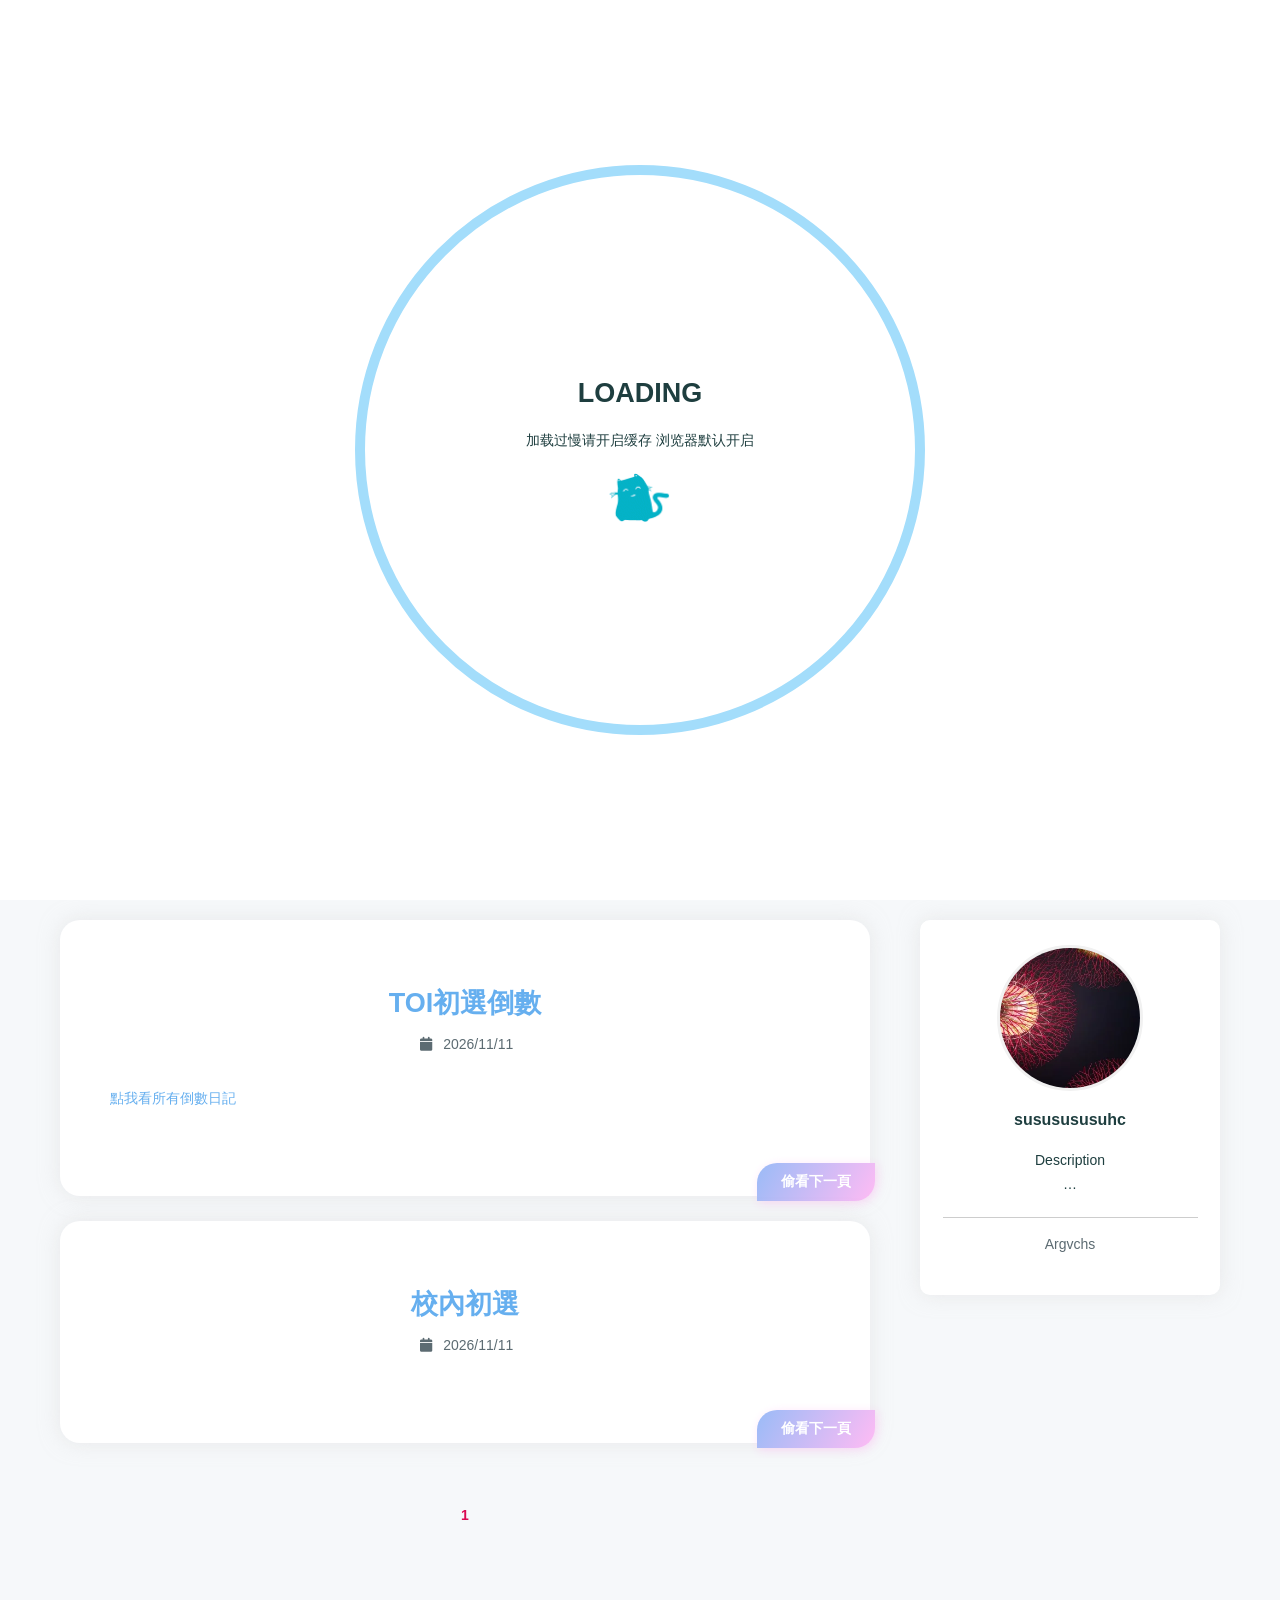
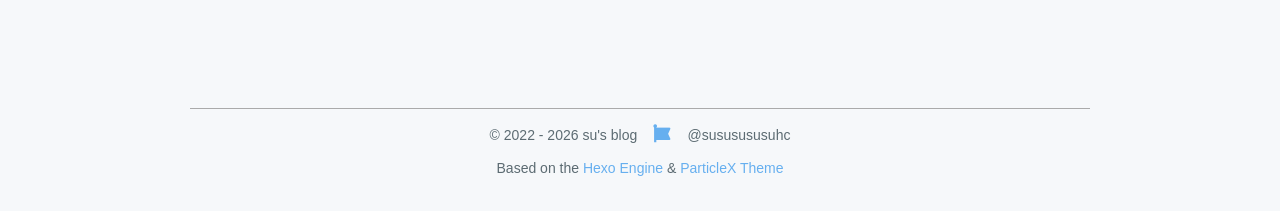
<file: index.html>
<!DOCTYPE html>
<html lang="">
<head>
    <meta charset="utf-8" />
    <title>su&#39;s blog</title>
    <meta name="author" content="sususususuhc" />
    <meta name="description" content="" />
    <meta name="keywords" content="" />
    <meta
        name="viewport"
        content="width=device-width, initial-scale=1.0, maximum-scale=1.0, user-scalable=0"
    />
    <link rel="icon" href="/images/89661fe34221b7cea08a6fa44e562de9.webp" />
    <link rel="preconnect" href="https://s4.zstatic.net" />
<script src="https://s4.zstatic.net/ajax/libs/vue/3.3.7/vue.global.prod.min.js"></script>
<link rel="stylesheet" href="https://s4.zstatic.net/ajax/libs/font-awesome/6.4.2/css/all.min.css" />
<link rel="preconnect" href="https://fonts.googleapis.cn" />
<link rel="preconnect" href="https://fonts.gstatic.cn" crossorigin />
<link
    rel="stylesheet"
    href="https://fonts.googleapis.cn/css2?family=Fira+Code:wght@400;500;600;700&family=Lexend:wght@400;500;600;700;800;900&family=Noto+Sans+SC:wght@400;500;600;700;800;900&display=swap"
/>
<script> const mixins = {}; </script>

<script src="https://polyfill.alicdn.com/v3/polyfill.min.js?features=default"></script>


<script src="https://s4.zstatic.net/ajax/libs/highlight.js/11.9.0/highlight.min.js"></script>
<script src="https://s4.zstatic.net/ajax/libs/highlightjs-line-numbers.js/2.8.0/highlightjs-line-numbers.min.js"></script>
<link
    rel="stylesheet"
    href="https://s4.zstatic.net/ajax/libs/highlight.js/11.9.0/styles/github.min.css"
/>
<script src="/js/lib/highlight.js"></script>



<script src="/js/lib/preview.js"></script>





<script src="/js/lib/home.js"></script>

<link rel="stylesheet" href="/css/main.css" />

<meta name="generator" content="Hexo 8.1.2"></head>
<body>
    <div id="layout">
        <transition name="fade">
            <div id="loading" v-show="loading">
                <div id="loading-circle">
                    <h2>LOADING</h2>
                    <p>加载过慢请开启缓存 浏览器默认开启</p>
                    <img src="/images/loading.gif" />
                </div>
            </div>
        </transition>
        <div id="menu" :class="{ hidden: hiddenMenu, 'menu-color': menuColor}">
    <nav id="desktop-menu">
        <a class="title" href="/">
            <span>SU&#39;S BLOG</span>
        </a>
        
        <a href="/">
            <i class="fa-solid fa-house fa-fw"></i>
            <span>&ensp;Home</span>
        </a>
        
        <a href="/about">
            <i class="fa-solid fa-id-card fa-fw"></i>
            <span>&ensp;About</span>
        </a>
        
        <a href="/archives">
            <i class="fa-solid fa-box-archive fa-fw"></i>
            <span>&ensp;Archives</span>
        </a>
        
        <a href="/categories">
            <i class="fa-solid fa-bookmark fa-fw"></i>
            <span>&ensp;Categories</span>
        </a>
        
        <a href="/tags">
            <i class="fa-solid fa-tags fa-fw"></i>
            <span>&ensp;Tags</span>
        </a>
        
    </nav>
    <nav id="mobile-menu">
        <div class="title" @click="showMenuItems = !showMenuItems">
            <i class="fa-solid fa-bars fa-fw"></i>
            <span>&emsp;SU&#39;S BLOG</span>
        </div>
        <transition name="slide">
            <div class="items" v-show="showMenuItems">
                
                <a href="/">
                    <div class="item">
                        <div style="min-width: 20px; max-width: 50px; width: 10%">
                            <i class="fa-solid fa-house fa-fw"></i>
                        </div>
                        <div style="min-width: 100px; max-width: 150%; width: 20%">Home</div>
                    </div>
                </a>
                
                <a href="/about">
                    <div class="item">
                        <div style="min-width: 20px; max-width: 50px; width: 10%">
                            <i class="fa-solid fa-id-card fa-fw"></i>
                        </div>
                        <div style="min-width: 100px; max-width: 150%; width: 20%">About</div>
                    </div>
                </a>
                
                <a href="/archives">
                    <div class="item">
                        <div style="min-width: 20px; max-width: 50px; width: 10%">
                            <i class="fa-solid fa-box-archive fa-fw"></i>
                        </div>
                        <div style="min-width: 100px; max-width: 150%; width: 20%">Archives</div>
                    </div>
                </a>
                
                <a href="/categories">
                    <div class="item">
                        <div style="min-width: 20px; max-width: 50px; width: 10%">
                            <i class="fa-solid fa-bookmark fa-fw"></i>
                        </div>
                        <div style="min-width: 100px; max-width: 150%; width: 20%">Categories</div>
                    </div>
                </a>
                
                <a href="/tags">
                    <div class="item">
                        <div style="min-width: 20px; max-width: 50px; width: 10%">
                            <i class="fa-solid fa-tags fa-fw"></i>
                        </div>
                        <div style="min-width: 100px; max-width: 150%; width: 20%">Tags</div>
                    </div>
                </a>
                
            </div>
        </transition>
    </nav>
</div>
<transition name="fade">
    <div id="menu-curtain" @click="showMenuItems = !showMenuItems" v-show="showMenuItems"></div>
</transition>

        <div id="main" :class="loading ? 'into-enter-from': 'into-enter-active'">
            <div id="home-head">
    <div
        id="home-background"
        ref="homeBackground"
        data-images="/images/wp14907704.webp"
    ></div>
    <div id="home-info" @click="homeClick">
        <span class="loop"></span>
        <span class="loop"></span>
        <span class="loop"></span>
        <span class="loop"></span>
        <span class="info">
            <div class="wrap">
                <h1>su&#39;s blog</h1>
                <h3>閒人一個</h3>
                <h5></h5>
            </div>
        </span>
    </div>
</div>
<div
    id="home-posts-wrap"
    ref="homePostsWrap"
    true
>
    <div id="home-posts">
        

<div class="post">
    <a href="/2026/11/11/%E4%B8%8D%E7%9F%A5%E9%81%93/%E5%88%9D%E9%81%B8%E5%80%92%E6%95%B8/">
        <h2 class="post-title">TOI初選倒數</h2>
    </a>
    <div class="category-and-date">
        
        <span class="date">
            <span class="icon">
                <i class="fa-solid fa-calendar fa-fw"></i>
            </span>
            2026/11/11
        </span>
        
        
    </div>
    <div class="description">
        <div class="content" v-pre>
            
            <p><a href="/categories/TOI/%E5%88%9D%E9%81%B8%E5%80%92%E6%95%B8/">點我看所有倒數日記</a></p>

            
        </div>
    </div>
    <div class="post-tags">
        
        
        
    </div>
    <a href="/2026/11/11/%E4%B8%8D%E7%9F%A5%E9%81%93/%E5%88%9D%E9%81%B8%E5%80%92%E6%95%B8/" class="go-post">偷看下一頁</a>
</div>

<div class="post">
    <a href="/2026/11/11/%E4%B8%8D%E7%9F%A5%E9%81%93/%E6%A0%A1%E5%85%A7%E5%88%9D%E9%81%B8/">
        <h2 class="post-title">校內初選</h2>
    </a>
    <div class="category-and-date">
        
        <span class="date">
            <span class="icon">
                <i class="fa-solid fa-calendar fa-fw"></i>
            </span>
            2026/11/11
        </span>
        
        
    </div>
    <div class="description">
        <div class="content" v-pre>
            
            
            
        </div>
    </div>
    <div class="post-tags">
        
        
        
    </div>
    <a href="/2026/11/11/%E4%B8%8D%E7%9F%A5%E9%81%93/%E6%A0%A1%E5%85%A7%E5%88%9D%E9%81%B8/" class="go-post">偷看下一頁</a>
</div>


        <div class="page-current">
    
    <span class="current">1</span>
    
    
    
    
</div>

    </div>
    
    <div id="home-card">
        <div id="card-style">
    <div id="card-div">
        <div class="avatar">
            <img src="/images/89661fe34221b7cea08a6fa44e562de9.webp" alt="avatar" />
        </div>
        <div class="name">sususususuhc</div>
        <div class="description">
            <p>Description<br>…</p>

        </div>
        
        
        <div class="friend-links">
            
            <div class="friend-link">
                <a target="_blank" rel="noopener" href="https://argvchs.github.io">Argvchs</a>
            </div>
            
        </div>
        
    </div>
</div>

    </div>
    
</div>

            <footer id="footer">
    <div id="footer-wrap">
        <div>
            &copy;
            2022 - 2026 su&#39;s blog
            <span id="footer-icon">
                <i class="fa-solid fa-font-awesome fa-fw"></i>
            </span>
            &commat;sususususuhc
        </div>
        <div>
            Based on the <a target="_blank" rel="noopener" href="https://hexo.io">Hexo Engine</a> &amp;
            <a target="_blank" rel="noopener" href="https://github.com/theme-particlex/hexo-theme-particlex">ParticleX Theme</a>
        </div>
        
    </div>
</footer>

        </div>
        
        <transition name="fade">
            <div id="preview" ref="preview" v-show="previewShow">
                <img id="preview-content" ref="previewContent" />
            </div>
        </transition>
        
    </div>
    <script src="/js/main.js"></script>
    
</body>
</html>
</file>
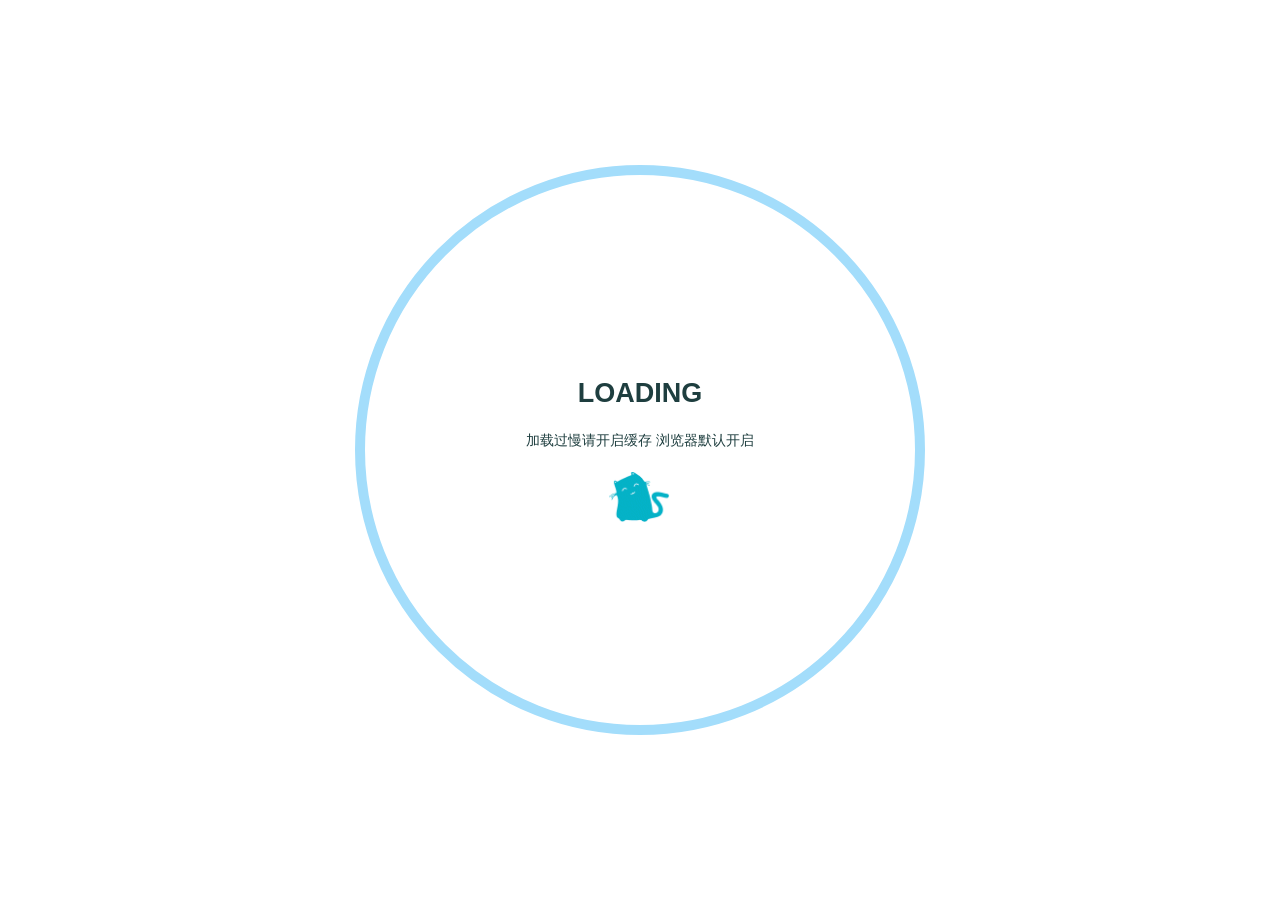
<file: archives/index.html>
<!DOCTYPE html>
<html lang="">
<head>
    <meta charset="utf-8" />
    <title>Archives | su&#39;s blog</title>
    <meta name="author" content="sususususuhc" />
    <meta name="description" content="" />
    <meta name="keywords" content="" />
    <meta
        name="viewport"
        content="width=device-width, initial-scale=1.0, maximum-scale=1.0, user-scalable=0"
    />
    <link rel="icon" href="/images/89661fe34221b7cea08a6fa44e562de9.webp" />
    <link rel="preconnect" href="https://s4.zstatic.net" />
<script src="https://s4.zstatic.net/ajax/libs/vue/3.3.7/vue.global.prod.min.js"></script>
<link rel="stylesheet" href="https://s4.zstatic.net/ajax/libs/font-awesome/6.4.2/css/all.min.css" />
<link rel="preconnect" href="https://fonts.googleapis.cn" />
<link rel="preconnect" href="https://fonts.gstatic.cn" crossorigin />
<link
    rel="stylesheet"
    href="https://fonts.googleapis.cn/css2?family=Fira+Code:wght@400;500;600;700&family=Lexend:wght@400;500;600;700;800;900&family=Noto+Sans+SC:wght@400;500;600;700;800;900&display=swap"
/>
<script> const mixins = {}; </script>

<script src="https://polyfill.alicdn.com/v3/polyfill.min.js?features=default"></script>


<script src="https://s4.zstatic.net/ajax/libs/highlight.js/11.9.0/highlight.min.js"></script>
<script src="https://s4.zstatic.net/ajax/libs/highlightjs-line-numbers.js/2.8.0/highlightjs-line-numbers.min.js"></script>
<link
    rel="stylesheet"
    href="https://s4.zstatic.net/ajax/libs/highlight.js/11.9.0/styles/github.min.css"
/>
<script src="/js/lib/highlight.js"></script>



<script src="/js/lib/preview.js"></script>





<link rel="stylesheet" href="/css/main.css" />

<meta name="generator" content="Hexo 8.1.2"></head>
<body>
    <div id="layout">
        <transition name="fade">
            <div id="loading" v-show="loading">
                <div id="loading-circle">
                    <h2>LOADING</h2>
                    <p>加载过慢请开启缓存 浏览器默认开启</p>
                    <img src="/images/loading.gif" />
                </div>
            </div>
        </transition>
        <div id="menu" :class="{ hidden: hiddenMenu, 'menu-color': menuColor}">
    <nav id="desktop-menu">
        <a class="title" href="/">
            <span>SU&#39;S BLOG</span>
        </a>
        
        <a href="/">
            <i class="fa-solid fa-house fa-fw"></i>
            <span>&ensp;Home</span>
        </a>
        
        <a href="/about">
            <i class="fa-solid fa-id-card fa-fw"></i>
            <span>&ensp;About</span>
        </a>
        
        <a href="/archives">
            <i class="fa-solid fa-box-archive fa-fw"></i>
            <span>&ensp;Archives</span>
        </a>
        
        <a href="/categories">
            <i class="fa-solid fa-bookmark fa-fw"></i>
            <span>&ensp;Categories</span>
        </a>
        
        <a href="/tags">
            <i class="fa-solid fa-tags fa-fw"></i>
            <span>&ensp;Tags</span>
        </a>
        
    </nav>
    <nav id="mobile-menu">
        <div class="title" @click="showMenuItems = !showMenuItems">
            <i class="fa-solid fa-bars fa-fw"></i>
            <span>&emsp;SU&#39;S BLOG</span>
        </div>
        <transition name="slide">
            <div class="items" v-show="showMenuItems">
                
                <a href="/">
                    <div class="item">
                        <div style="min-width: 20px; max-width: 50px; width: 10%">
                            <i class="fa-solid fa-house fa-fw"></i>
                        </div>
                        <div style="min-width: 100px; max-width: 150%; width: 20%">Home</div>
                    </div>
                </a>
                
                <a href="/about">
                    <div class="item">
                        <div style="min-width: 20px; max-width: 50px; width: 10%">
                            <i class="fa-solid fa-id-card fa-fw"></i>
                        </div>
                        <div style="min-width: 100px; max-width: 150%; width: 20%">About</div>
                    </div>
                </a>
                
                <a href="/archives">
                    <div class="item">
                        <div style="min-width: 20px; max-width: 50px; width: 10%">
                            <i class="fa-solid fa-box-archive fa-fw"></i>
                        </div>
                        <div style="min-width: 100px; max-width: 150%; width: 20%">Archives</div>
                    </div>
                </a>
                
                <a href="/categories">
                    <div class="item">
                        <div style="min-width: 20px; max-width: 50px; width: 10%">
                            <i class="fa-solid fa-bookmark fa-fw"></i>
                        </div>
                        <div style="min-width: 100px; max-width: 150%; width: 20%">Categories</div>
                    </div>
                </a>
                
                <a href="/tags">
                    <div class="item">
                        <div style="min-width: 20px; max-width: 50px; width: 10%">
                            <i class="fa-solid fa-tags fa-fw"></i>
                        </div>
                        <div style="min-width: 100px; max-width: 150%; width: 20%">Tags</div>
                    </div>
                </a>
                
            </div>
        </transition>
    </nav>
</div>
<transition name="fade">
    <div id="menu-curtain" @click="showMenuItems = !showMenuItems" v-show="showMenuItems"></div>
</transition>

        <div id="main" :class="loading ? 'into-enter-from': 'into-enter-active'">
            
<div id="archives">
    
    <div id="timeline-wrap" ref="timeline">
        
        <div class="timeline" data-title="校內初選">
            <div class="timeline-tail"></div>
            <div class="timeline-content">
                <div class="item-time">2026/11/11</div>
                <a href="/2026/11/11/%E4%B8%8D%E7%9F%A5%E9%81%93/%E6%A0%A1%E5%85%A7%E5%88%9D%E9%81%B8/">
                    <h3>校內初選</h3>
                </a>
                <div class="info">
                    
                    
                </div>
            </div>
        </div>
        
        <div class="timeline" data-title="toi初選倒數">
            <div class="timeline-tail"></div>
            <div class="timeline-content">
                <div class="item-time">2026/11/11</div>
                <a href="/2026/11/11/%E4%B8%8D%E7%9F%A5%E9%81%93/%E5%88%9D%E9%81%B8%E5%80%92%E6%95%B8/">
                    <h3>TOI初選倒數</h3>
                </a>
                <div class="info">
                    
                    
                </div>
            </div>
        </div>
        
    </div>
</div>

            <footer id="footer">
    <div id="footer-wrap">
        <div>
            &copy;
            2022 - 2026 su&#39;s blog
            <span id="footer-icon">
                <i class="fa-solid fa-font-awesome fa-fw"></i>
            </span>
            &commat;sususususuhc
        </div>
        <div>
            Based on the <a target="_blank" rel="noopener" href="https://hexo.io">Hexo Engine</a> &amp;
            <a target="_blank" rel="noopener" href="https://github.com/theme-particlex/hexo-theme-particlex">ParticleX Theme</a>
        </div>
        
    </div>
</footer>

        </div>
        
        <transition name="fade">
            <div id="preview" ref="preview" v-show="previewShow">
                <img id="preview-content" ref="previewContent" />
            </div>
        </transition>
        
    </div>
    <script src="/js/main.js"></script>
    
</body>
</html>
</file>
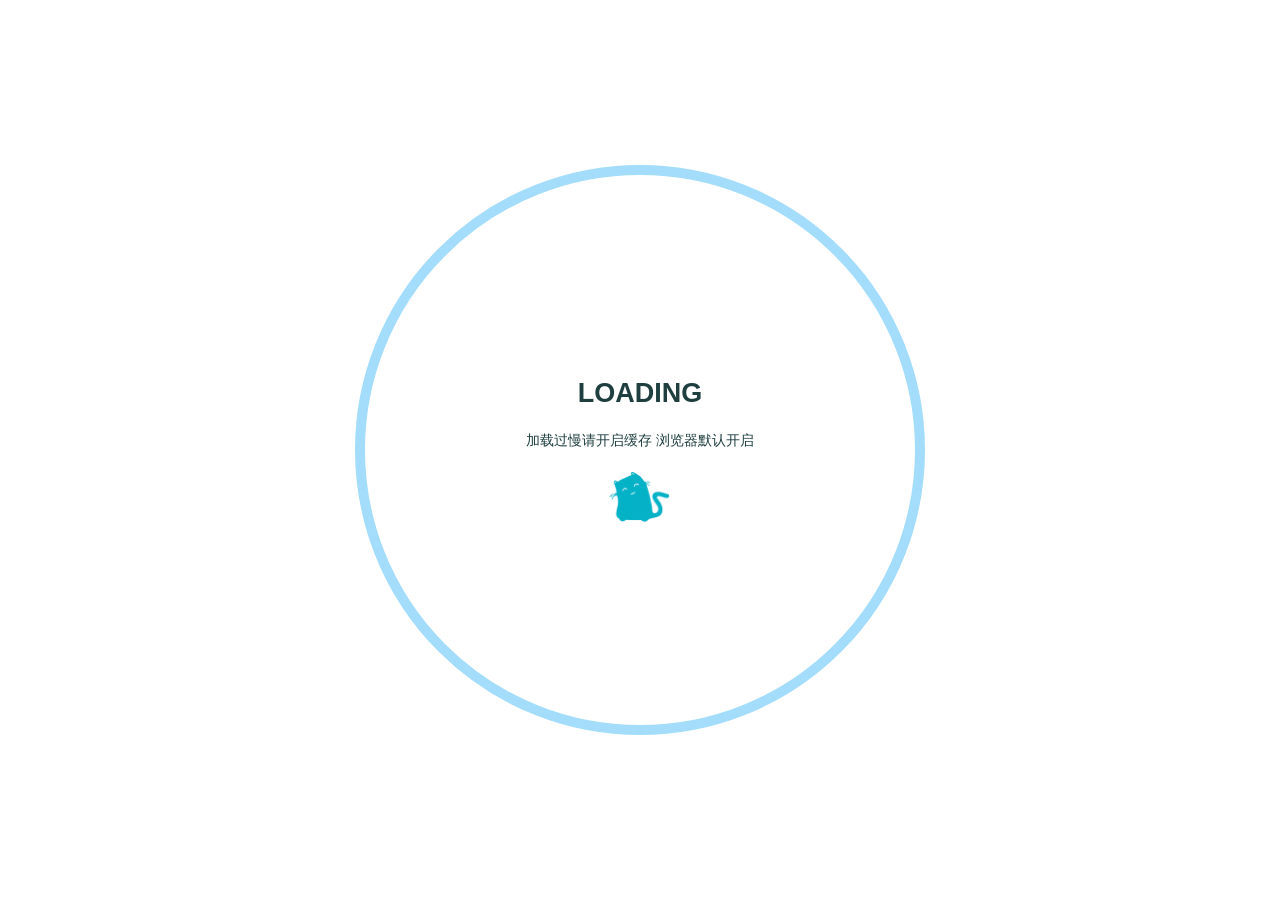
<file: categories/index.html>
<!DOCTYPE html>
<html lang="">
<head>
    <meta charset="utf-8" />
    <title>categories | su&#39;s blog</title>
    <meta name="author" content="sususususuhc" />
    <meta name="description" content="" />
    <meta name="keywords" content="" />
    <meta
        name="viewport"
        content="width=device-width, initial-scale=1.0, maximum-scale=1.0, user-scalable=0"
    />
    <link rel="icon" href="/images/89661fe34221b7cea08a6fa44e562de9.webp" />
    <link rel="preconnect" href="https://s4.zstatic.net" />
<script src="https://s4.zstatic.net/ajax/libs/vue/3.3.7/vue.global.prod.min.js"></script>
<link rel="stylesheet" href="https://s4.zstatic.net/ajax/libs/font-awesome/6.4.2/css/all.min.css" />
<link rel="preconnect" href="https://fonts.googleapis.cn" />
<link rel="preconnect" href="https://fonts.gstatic.cn" crossorigin />
<link
    rel="stylesheet"
    href="https://fonts.googleapis.cn/css2?family=Fira+Code:wght@400;500;600;700&family=Lexend:wght@400;500;600;700;800;900&family=Noto+Sans+SC:wght@400;500;600;700;800;900&display=swap"
/>
<script> const mixins = {}; </script>

<script src="https://polyfill.alicdn.com/v3/polyfill.min.js?features=default"></script>


<script src="https://s4.zstatic.net/ajax/libs/highlight.js/11.9.0/highlight.min.js"></script>
<script src="https://s4.zstatic.net/ajax/libs/highlightjs-line-numbers.js/2.8.0/highlightjs-line-numbers.min.js"></script>
<link
    rel="stylesheet"
    href="https://s4.zstatic.net/ajax/libs/highlight.js/11.9.0/styles/github.min.css"
/>
<script src="/js/lib/highlight.js"></script>



<script src="/js/lib/preview.js"></script>





<link rel="stylesheet" href="/css/main.css" />

<meta name="generator" content="Hexo 8.1.2"></head>
<body>
    <div id="layout">
        <transition name="fade">
            <div id="loading" v-show="loading">
                <div id="loading-circle">
                    <h2>LOADING</h2>
                    <p>加载过慢请开启缓存 浏览器默认开启</p>
                    <img src="/images/loading.gif" />
                </div>
            </div>
        </transition>
        <div id="menu" :class="{ hidden: hiddenMenu, 'menu-color': menuColor}">
    <nav id="desktop-menu">
        <a class="title" href="/">
            <span>SU&#39;S BLOG</span>
        </a>
        
        <a href="/">
            <i class="fa-solid fa-house fa-fw"></i>
            <span>&ensp;Home</span>
        </a>
        
        <a href="/about">
            <i class="fa-solid fa-id-card fa-fw"></i>
            <span>&ensp;About</span>
        </a>
        
        <a href="/archives">
            <i class="fa-solid fa-box-archive fa-fw"></i>
            <span>&ensp;Archives</span>
        </a>
        
        <a href="/categories">
            <i class="fa-solid fa-bookmark fa-fw"></i>
            <span>&ensp;Categories</span>
        </a>
        
        <a href="/tags">
            <i class="fa-solid fa-tags fa-fw"></i>
            <span>&ensp;Tags</span>
        </a>
        
    </nav>
    <nav id="mobile-menu">
        <div class="title" @click="showMenuItems = !showMenuItems">
            <i class="fa-solid fa-bars fa-fw"></i>
            <span>&emsp;SU&#39;S BLOG</span>
        </div>
        <transition name="slide">
            <div class="items" v-show="showMenuItems">
                
                <a href="/">
                    <div class="item">
                        <div style="min-width: 20px; max-width: 50px; width: 10%">
                            <i class="fa-solid fa-house fa-fw"></i>
                        </div>
                        <div style="min-width: 100px; max-width: 150%; width: 20%">Home</div>
                    </div>
                </a>
                
                <a href="/about">
                    <div class="item">
                        <div style="min-width: 20px; max-width: 50px; width: 10%">
                            <i class="fa-solid fa-id-card fa-fw"></i>
                        </div>
                        <div style="min-width: 100px; max-width: 150%; width: 20%">About</div>
                    </div>
                </a>
                
                <a href="/archives">
                    <div class="item">
                        <div style="min-width: 20px; max-width: 50px; width: 10%">
                            <i class="fa-solid fa-box-archive fa-fw"></i>
                        </div>
                        <div style="min-width: 100px; max-width: 150%; width: 20%">Archives</div>
                    </div>
                </a>
                
                <a href="/categories">
                    <div class="item">
                        <div style="min-width: 20px; max-width: 50px; width: 10%">
                            <i class="fa-solid fa-bookmark fa-fw"></i>
                        </div>
                        <div style="min-width: 100px; max-width: 150%; width: 20%">Categories</div>
                    </div>
                </a>
                
                <a href="/tags">
                    <div class="item">
                        <div style="min-width: 20px; max-width: 50px; width: 10%">
                            <i class="fa-solid fa-tags fa-fw"></i>
                        </div>
                        <div style="min-width: 100px; max-width: 150%; width: 20%">Tags</div>
                    </div>
                </a>
                
            </div>
        </transition>
    </nav>
</div>
<transition name="fade">
    <div id="menu-curtain" @click="showMenuItems = !showMenuItems" v-show="showMenuItems"></div>
</transition>

        <div id="main" :class="loading ? 'into-enter-from': 'into-enter-active'">
            <div id="archives">
    
    <div class="categories-tags">
        
        

        
        <span>
            <a href="/categories/TOI/" style="background: #ff7d73">
                <span class="icon">
                    <i class="fa-solid fa-bookmark fa-fw"></i>
                </span>
                TOI
            </a>
        </span>
        
        
    </div>
    
</div>

            <footer id="footer">
    <div id="footer-wrap">
        <div>
            &copy;
            2022 - 2026 su&#39;s blog
            <span id="footer-icon">
                <i class="fa-solid fa-font-awesome fa-fw"></i>
            </span>
            &commat;sususususuhc
        </div>
        <div>
            Based on the <a target="_blank" rel="noopener" href="https://hexo.io">Hexo Engine</a> &amp;
            <a target="_blank" rel="noopener" href="https://github.com/theme-particlex/hexo-theme-particlex">ParticleX Theme</a>
        </div>
        
    </div>
</footer>

        </div>
        
        <transition name="fade">
            <div id="preview" ref="preview" v-show="previewShow">
                <img id="preview-content" ref="previewContent" />
            </div>
        </transition>
        
    </div>
    <script src="/js/main.js"></script>
    
</body>
</html>
</file>
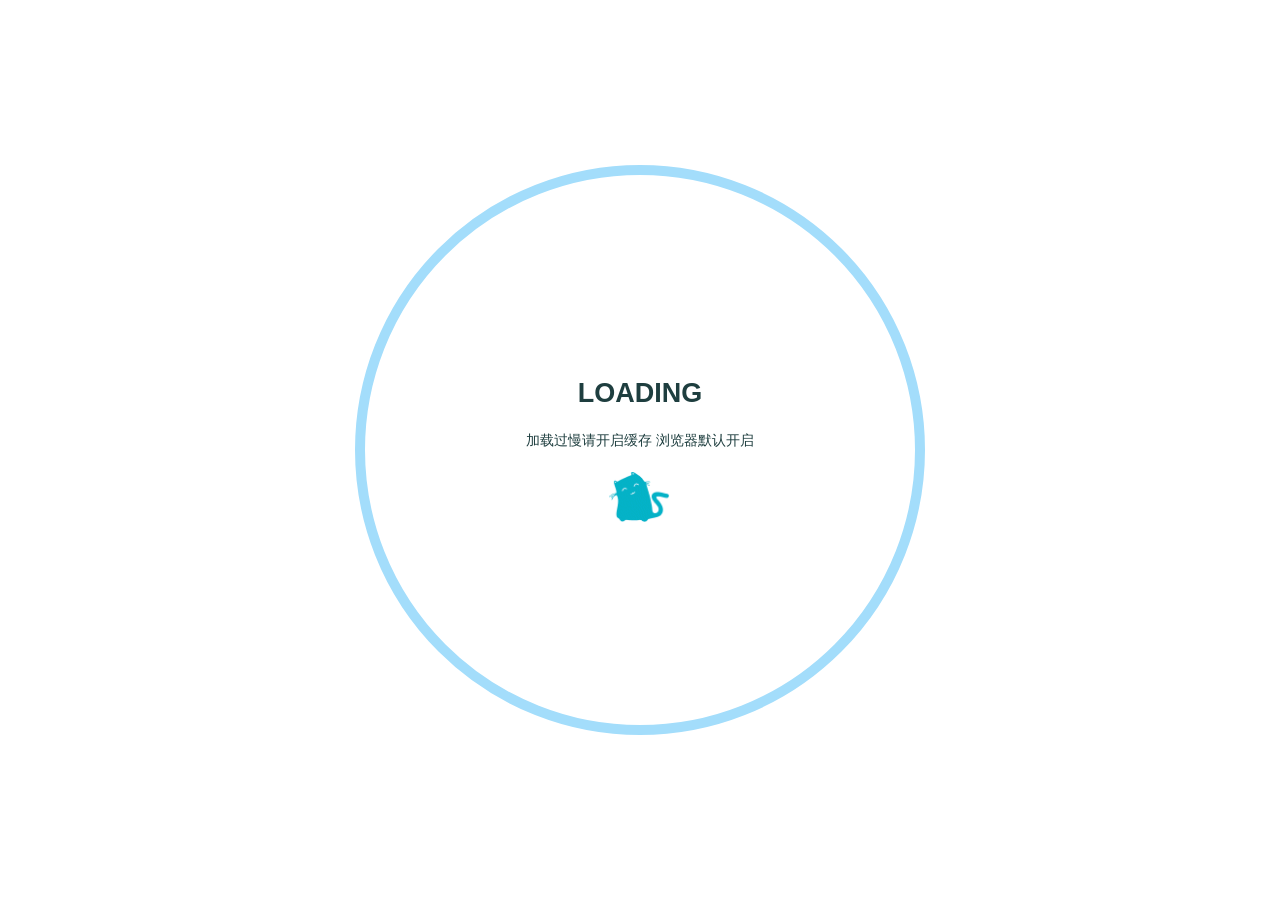
<file: categories/TOI/index.html>
<!DOCTYPE html>
<html lang="">
<head>
    <meta charset="utf-8" />
    <title>Categories: TOI | su&#39;s blog</title>
    <meta name="author" content="sususususuhc" />
    <meta name="description" content="" />
    <meta name="keywords" content="" />
    <meta
        name="viewport"
        content="width=device-width, initial-scale=1.0, maximum-scale=1.0, user-scalable=0"
    />
    <link rel="icon" href="/images/89661fe34221b7cea08a6fa44e562de9.webp" />
    <link rel="preconnect" href="https://s4.zstatic.net" />
<script src="https://s4.zstatic.net/ajax/libs/vue/3.3.7/vue.global.prod.min.js"></script>
<link rel="stylesheet" href="https://s4.zstatic.net/ajax/libs/font-awesome/6.4.2/css/all.min.css" />
<link rel="preconnect" href="https://fonts.googleapis.cn" />
<link rel="preconnect" href="https://fonts.gstatic.cn" crossorigin />
<link
    rel="stylesheet"
    href="https://fonts.googleapis.cn/css2?family=Fira+Code:wght@400;500;600;700&family=Lexend:wght@400;500;600;700;800;900&family=Noto+Sans+SC:wght@400;500;600;700;800;900&display=swap"
/>
<script> const mixins = {}; </script>

<script src="https://polyfill.alicdn.com/v3/polyfill.min.js?features=default"></script>


<script src="https://s4.zstatic.net/ajax/libs/highlight.js/11.9.0/highlight.min.js"></script>
<script src="https://s4.zstatic.net/ajax/libs/highlightjs-line-numbers.js/2.8.0/highlightjs-line-numbers.min.js"></script>
<link
    rel="stylesheet"
    href="https://s4.zstatic.net/ajax/libs/highlight.js/11.9.0/styles/github.min.css"
/>
<script src="/js/lib/highlight.js"></script>



<script src="/js/lib/preview.js"></script>





<link rel="stylesheet" href="/css/main.css" />

<meta name="generator" content="Hexo 8.1.2"></head>
<body>
    <div id="layout">
        <transition name="fade">
            <div id="loading" v-show="loading">
                <div id="loading-circle">
                    <h2>LOADING</h2>
                    <p>加载过慢请开启缓存 浏览器默认开启</p>
                    <img src="/images/loading.gif" />
                </div>
            </div>
        </transition>
        <div id="menu" :class="{ hidden: hiddenMenu, 'menu-color': menuColor}">
    <nav id="desktop-menu">
        <a class="title" href="/">
            <span>SU&#39;S BLOG</span>
        </a>
        
        <a href="/">
            <i class="fa-solid fa-house fa-fw"></i>
            <span>&ensp;Home</span>
        </a>
        
        <a href="/about">
            <i class="fa-solid fa-id-card fa-fw"></i>
            <span>&ensp;About</span>
        </a>
        
        <a href="/archives">
            <i class="fa-solid fa-box-archive fa-fw"></i>
            <span>&ensp;Archives</span>
        </a>
        
        <a href="/categories">
            <i class="fa-solid fa-bookmark fa-fw"></i>
            <span>&ensp;Categories</span>
        </a>
        
        <a href="/tags">
            <i class="fa-solid fa-tags fa-fw"></i>
            <span>&ensp;Tags</span>
        </a>
        
    </nav>
    <nav id="mobile-menu">
        <div class="title" @click="showMenuItems = !showMenuItems">
            <i class="fa-solid fa-bars fa-fw"></i>
            <span>&emsp;SU&#39;S BLOG</span>
        </div>
        <transition name="slide">
            <div class="items" v-show="showMenuItems">
                
                <a href="/">
                    <div class="item">
                        <div style="min-width: 20px; max-width: 50px; width: 10%">
                            <i class="fa-solid fa-house fa-fw"></i>
                        </div>
                        <div style="min-width: 100px; max-width: 150%; width: 20%">Home</div>
                    </div>
                </a>
                
                <a href="/about">
                    <div class="item">
                        <div style="min-width: 20px; max-width: 50px; width: 10%">
                            <i class="fa-solid fa-id-card fa-fw"></i>
                        </div>
                        <div style="min-width: 100px; max-width: 150%; width: 20%">About</div>
                    </div>
                </a>
                
                <a href="/archives">
                    <div class="item">
                        <div style="min-width: 20px; max-width: 50px; width: 10%">
                            <i class="fa-solid fa-box-archive fa-fw"></i>
                        </div>
                        <div style="min-width: 100px; max-width: 150%; width: 20%">Archives</div>
                    </div>
                </a>
                
                <a href="/categories">
                    <div class="item">
                        <div style="min-width: 20px; max-width: 50px; width: 10%">
                            <i class="fa-solid fa-bookmark fa-fw"></i>
                        </div>
                        <div style="min-width: 100px; max-width: 150%; width: 20%">Categories</div>
                    </div>
                </a>
                
                <a href="/tags">
                    <div class="item">
                        <div style="min-width: 20px; max-width: 50px; width: 10%">
                            <i class="fa-solid fa-tags fa-fw"></i>
                        </div>
                        <div style="min-width: 100px; max-width: 150%; width: 20%">Tags</div>
                    </div>
                </a>
                
            </div>
        </transition>
    </nav>
</div>
<transition name="fade">
    <div id="menu-curtain" @click="showMenuItems = !showMenuItems" v-show="showMenuItems"></div>
</transition>

        <div id="main" :class="loading ? 'into-enter-from': 'into-enter-active'">
            <div id="archives">
    
    <div class="categories-tags">
        
        

        
        <span>
            <a href="/categories/TOI/" style="background: linear-gradient(120deg, #9abbf7 0%, #ffbbf4 100%)">
                <span class="icon">
                    <i class="fa-solid fa-bookmark fa-fw"></i>
                </span>
                TOI
            </a>
        </span>
        
        
        
        
        
        <span>
            <a href="/categories/TOI/%E5%88%9D%E9%81%B8%E5%80%92%E6%95%B8/" style="background: #ffa2c4">
                <span class="icon">
                    <i class="fa-solid fa-bookmark fa-fw"></i>
                </span>
                初選倒數
            </a>
        </span>
        
        
    </div>
    
    <div class="timeline">
        <div class="timeline-tail"></div>
        <div class="timeline-content">
            <div class="item-time">2026/11/11</div>
            <a href="/2026/11/11/%E4%B8%8D%E7%9F%A5%E9%81%93/114%E5%A4%A9/">
                <h3>初選倒數114天</h3>
            </a>
            <div class="info">
                
                <span class="category">
                    <a href="/categories/TOI/">
                        <span class="icon">
                            <i class="fa-solid fa-bookmark fa-fw"></i>
                        </span>
                        TOI
                    </a>
                </span>
                
                
            </div>
        </div>
    </div>
    
</div>

            <footer id="footer">
    <div id="footer-wrap">
        <div>
            &copy;
            2022 - 2026 su&#39;s blog
            <span id="footer-icon">
                <i class="fa-solid fa-font-awesome fa-fw"></i>
            </span>
            &commat;sususususuhc
        </div>
        <div>
            Based on the <a target="_blank" rel="noopener" href="https://hexo.io">Hexo Engine</a> &amp;
            <a target="_blank" rel="noopener" href="https://github.com/theme-particlex/hexo-theme-particlex">ParticleX Theme</a>
        </div>
        
    </div>
</footer>

        </div>
        
        <transition name="fade">
            <div id="preview" ref="preview" v-show="previewShow">
                <img id="preview-content" ref="previewContent" />
            </div>
        </transition>
        
    </div>
    <script src="/js/main.js"></script>
    
</body>
</html>
</file>
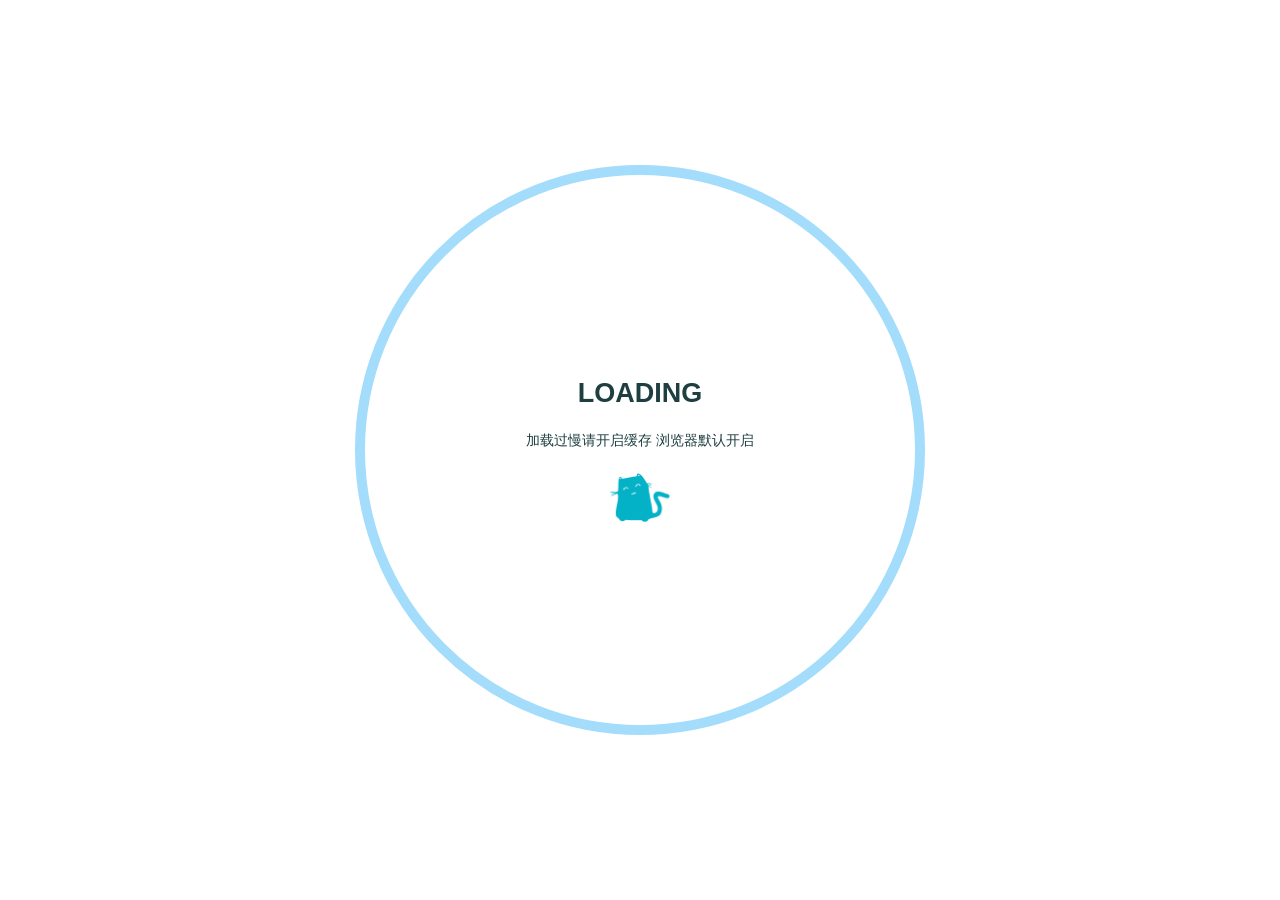
<file: categories/TOI/初選倒數/index.html>
<!DOCTYPE html>
<html lang="">
<head>
    <meta charset="utf-8" />
    <title>Categories: 初選倒數 | su&#39;s blog</title>
    <meta name="author" content="sususususuhc" />
    <meta name="description" content="" />
    <meta name="keywords" content="" />
    <meta
        name="viewport"
        content="width=device-width, initial-scale=1.0, maximum-scale=1.0, user-scalable=0"
    />
    <link rel="icon" href="/images/89661fe34221b7cea08a6fa44e562de9.webp" />
    <link rel="preconnect" href="https://s4.zstatic.net" />
<script src="https://s4.zstatic.net/ajax/libs/vue/3.3.7/vue.global.prod.min.js"></script>
<link rel="stylesheet" href="https://s4.zstatic.net/ajax/libs/font-awesome/6.4.2/css/all.min.css" />
<link rel="preconnect" href="https://fonts.googleapis.cn" />
<link rel="preconnect" href="https://fonts.gstatic.cn" crossorigin />
<link
    rel="stylesheet"
    href="https://fonts.googleapis.cn/css2?family=Fira+Code:wght@400;500;600;700&family=Lexend:wght@400;500;600;700;800;900&family=Noto+Sans+SC:wght@400;500;600;700;800;900&display=swap"
/>
<script> const mixins = {}; </script>

<script src="https://polyfill.alicdn.com/v3/polyfill.min.js?features=default"></script>


<script src="https://s4.zstatic.net/ajax/libs/highlight.js/11.9.0/highlight.min.js"></script>
<script src="https://s4.zstatic.net/ajax/libs/highlightjs-line-numbers.js/2.8.0/highlightjs-line-numbers.min.js"></script>
<link
    rel="stylesheet"
    href="https://s4.zstatic.net/ajax/libs/highlight.js/11.9.0/styles/github.min.css"
/>
<script src="/js/lib/highlight.js"></script>



<script src="/js/lib/preview.js"></script>





<link rel="stylesheet" href="/css/main.css" />

<meta name="generator" content="Hexo 8.1.2"></head>
<body>
    <div id="layout">
        <transition name="fade">
            <div id="loading" v-show="loading">
                <div id="loading-circle">
                    <h2>LOADING</h2>
                    <p>加载过慢请开启缓存 浏览器默认开启</p>
                    <img src="/images/loading.gif" />
                </div>
            </div>
        </transition>
        <div id="menu" :class="{ hidden: hiddenMenu, 'menu-color': menuColor}">
    <nav id="desktop-menu">
        <a class="title" href="/">
            <span>SU&#39;S BLOG</span>
        </a>
        
        <a href="/">
            <i class="fa-solid fa-house fa-fw"></i>
            <span>&ensp;Home</span>
        </a>
        
        <a href="/about">
            <i class="fa-solid fa-id-card fa-fw"></i>
            <span>&ensp;About</span>
        </a>
        
        <a href="/archives">
            <i class="fa-solid fa-box-archive fa-fw"></i>
            <span>&ensp;Archives</span>
        </a>
        
        <a href="/categories">
            <i class="fa-solid fa-bookmark fa-fw"></i>
            <span>&ensp;Categories</span>
        </a>
        
        <a href="/tags">
            <i class="fa-solid fa-tags fa-fw"></i>
            <span>&ensp;Tags</span>
        </a>
        
    </nav>
    <nav id="mobile-menu">
        <div class="title" @click="showMenuItems = !showMenuItems">
            <i class="fa-solid fa-bars fa-fw"></i>
            <span>&emsp;SU&#39;S BLOG</span>
        </div>
        <transition name="slide">
            <div class="items" v-show="showMenuItems">
                
                <a href="/">
                    <div class="item">
                        <div style="min-width: 20px; max-width: 50px; width: 10%">
                            <i class="fa-solid fa-house fa-fw"></i>
                        </div>
                        <div style="min-width: 100px; max-width: 150%; width: 20%">Home</div>
                    </div>
                </a>
                
                <a href="/about">
                    <div class="item">
                        <div style="min-width: 20px; max-width: 50px; width: 10%">
                            <i class="fa-solid fa-id-card fa-fw"></i>
                        </div>
                        <div style="min-width: 100px; max-width: 150%; width: 20%">About</div>
                    </div>
                </a>
                
                <a href="/archives">
                    <div class="item">
                        <div style="min-width: 20px; max-width: 50px; width: 10%">
                            <i class="fa-solid fa-box-archive fa-fw"></i>
                        </div>
                        <div style="min-width: 100px; max-width: 150%; width: 20%">Archives</div>
                    </div>
                </a>
                
                <a href="/categories">
                    <div class="item">
                        <div style="min-width: 20px; max-width: 50px; width: 10%">
                            <i class="fa-solid fa-bookmark fa-fw"></i>
                        </div>
                        <div style="min-width: 100px; max-width: 150%; width: 20%">Categories</div>
                    </div>
                </a>
                
                <a href="/tags">
                    <div class="item">
                        <div style="min-width: 20px; max-width: 50px; width: 10%">
                            <i class="fa-solid fa-tags fa-fw"></i>
                        </div>
                        <div style="min-width: 100px; max-width: 150%; width: 20%">Tags</div>
                    </div>
                </a>
                
            </div>
        </transition>
    </nav>
</div>
<transition name="fade">
    <div id="menu-curtain" @click="showMenuItems = !showMenuItems" v-show="showMenuItems"></div>
</transition>

        <div id="main" :class="loading ? 'into-enter-from': 'into-enter-active'">
            <div id="archives">
    
    <div class="categories-tags">
        
        

        
        <span>
            <a href="/categories/TOI/" style="background: #ff7d73">
                <span class="icon">
                    <i class="fa-solid fa-bookmark fa-fw"></i>
                </span>
                TOI
            </a>
        </span>
        
        
        
        <span>
            <a href="/categories/TOI/%E5%88%9D%E9%81%B8%E5%80%92%E6%95%B8/" style="background: linear-gradient(120deg, #9abbf7 0%, #ffbbf4 100%)">
                <span class="icon">
                    <i class="fa-solid fa-bookmark fa-fw"></i>
                </span>
                初選倒數
            </a>
        </span>
        
        
        
        
    </div>
    
    <div class="timeline">
        <div class="timeline-tail"></div>
        <div class="timeline-content">
            <div class="item-time">2026/11/11</div>
            <a href="/2026/11/11/%E4%B8%8D%E7%9F%A5%E9%81%93/114%E5%A4%A9/">
                <h3>初選倒數114天</h3>
            </a>
            <div class="info">
                
                <span class="category">
                    <a href="/categories/TOI/">
                        <span class="icon">
                            <i class="fa-solid fa-bookmark fa-fw"></i>
                        </span>
                        TOI
                    </a>
                </span>
                
                
            </div>
        </div>
    </div>
    
</div>

            <footer id="footer">
    <div id="footer-wrap">
        <div>
            &copy;
            2022 - 2026 su&#39;s blog
            <span id="footer-icon">
                <i class="fa-solid fa-font-awesome fa-fw"></i>
            </span>
            &commat;sususususuhc
        </div>
        <div>
            Based on the <a target="_blank" rel="noopener" href="https://hexo.io">Hexo Engine</a> &amp;
            <a target="_blank" rel="noopener" href="https://github.com/theme-particlex/hexo-theme-particlex">ParticleX Theme</a>
        </div>
        
    </div>
</footer>

        </div>
        
        <transition name="fade">
            <div id="preview" ref="preview" v-show="previewShow">
                <img id="preview-content" ref="previewContent" />
            </div>
        </transition>
        
    </div>
    <script src="/js/main.js"></script>
    
</body>
</html>
</file>
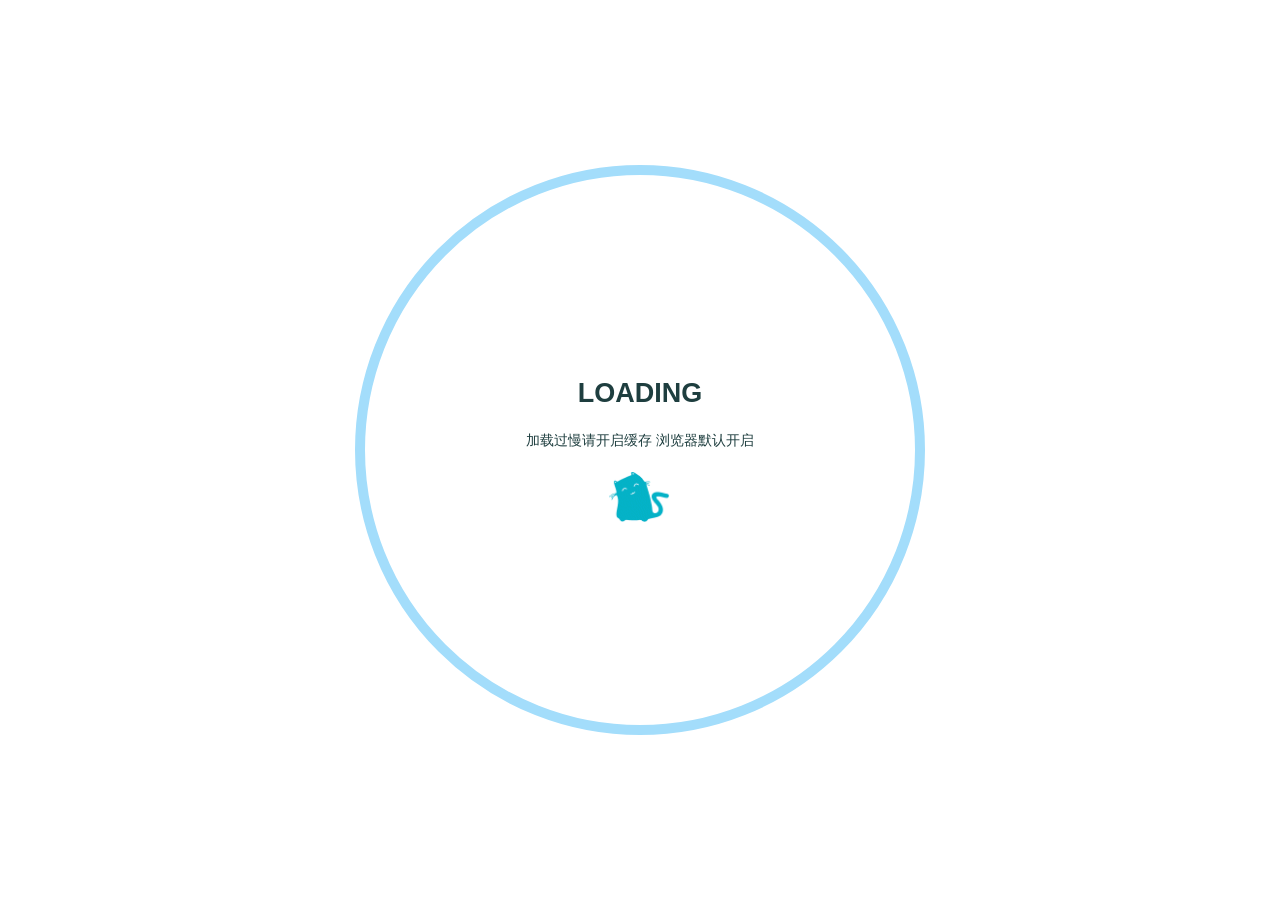
<file: 2026/11/11/TOI初選倒數/初選倒數/index.html>
<!DOCTYPE html>
<html lang="">
<head>
    <meta charset="utf-8" />
    <title>TOI初選倒數 | su&#39;s blog</title>
    <meta name="author" content="sususususuhc" />
    <meta name="description" content="" />
    <meta name="keywords" content="" />
    <meta
        name="viewport"
        content="width=device-width, initial-scale=1.0, maximum-scale=1.0, user-scalable=0"
    />
    <link rel="icon" href="/images/89661fe34221b7cea08a6fa44e562de9.webp" />
    <link rel="preconnect" href="https://s4.zstatic.net" />
<script src="https://s4.zstatic.net/ajax/libs/vue/3.3.7/vue.global.prod.min.js"></script>
<link rel="stylesheet" href="https://s4.zstatic.net/ajax/libs/font-awesome/6.4.2/css/all.min.css" />
<link rel="preconnect" href="https://fonts.googleapis.cn" />
<link rel="preconnect" href="https://fonts.gstatic.cn" crossorigin />
<link
    rel="stylesheet"
    href="https://fonts.googleapis.cn/css2?family=Fira+Code:wght@400;500;600;700&family=Lexend:wght@400;500;600;700;800;900&family=Noto+Sans+SC:wght@400;500;600;700;800;900&display=swap"
/>
<script> const mixins = {}; </script>

<script src="https://polyfill.alicdn.com/v3/polyfill.min.js?features=default"></script>


<script src="https://s4.zstatic.net/ajax/libs/highlight.js/11.9.0/highlight.min.js"></script>
<script src="https://s4.zstatic.net/ajax/libs/highlightjs-line-numbers.js/2.8.0/highlightjs-line-numbers.min.js"></script>
<link
    rel="stylesheet"
    href="https://s4.zstatic.net/ajax/libs/highlight.js/11.9.0/styles/github.min.css"
/>
<script src="/js/lib/highlight.js"></script>



<script src="/js/lib/preview.js"></script>









<link rel="stylesheet" href="/css/main.css" />

<meta name="generator" content="Hexo 8.1.2"></head>
<body>
    <div id="layout">
        <transition name="fade">
            <div id="loading" v-show="loading">
                <div id="loading-circle">
                    <h2>LOADING</h2>
                    <p>加载过慢请开启缓存 浏览器默认开启</p>
                    <img src="/images/loading.gif" />
                </div>
            </div>
        </transition>
        <div id="menu" :class="{ hidden: hiddenMenu, 'menu-color': menuColor}">
    <nav id="desktop-menu">
        <a class="title" href="/">
            <span>SU&#39;S BLOG</span>
        </a>
        
        <a href="/">
            <i class="fa-solid fa-house fa-fw"></i>
            <span>&ensp;Home</span>
        </a>
        
        <a href="/about">
            <i class="fa-solid fa-id-card fa-fw"></i>
            <span>&ensp;About</span>
        </a>
        
        <a href="/archives">
            <i class="fa-solid fa-box-archive fa-fw"></i>
            <span>&ensp;Archives</span>
        </a>
        
        <a href="/categories">
            <i class="fa-solid fa-bookmark fa-fw"></i>
            <span>&ensp;Categories</span>
        </a>
        
        <a href="/tags">
            <i class="fa-solid fa-tags fa-fw"></i>
            <span>&ensp;Tags</span>
        </a>
        
    </nav>
    <nav id="mobile-menu">
        <div class="title" @click="showMenuItems = !showMenuItems">
            <i class="fa-solid fa-bars fa-fw"></i>
            <span>&emsp;SU&#39;S BLOG</span>
        </div>
        <transition name="slide">
            <div class="items" v-show="showMenuItems">
                
                <a href="/">
                    <div class="item">
                        <div style="min-width: 20px; max-width: 50px; width: 10%">
                            <i class="fa-solid fa-house fa-fw"></i>
                        </div>
                        <div style="min-width: 100px; max-width: 150%; width: 20%">Home</div>
                    </div>
                </a>
                
                <a href="/about">
                    <div class="item">
                        <div style="min-width: 20px; max-width: 50px; width: 10%">
                            <i class="fa-solid fa-id-card fa-fw"></i>
                        </div>
                        <div style="min-width: 100px; max-width: 150%; width: 20%">About</div>
                    </div>
                </a>
                
                <a href="/archives">
                    <div class="item">
                        <div style="min-width: 20px; max-width: 50px; width: 10%">
                            <i class="fa-solid fa-box-archive fa-fw"></i>
                        </div>
                        <div style="min-width: 100px; max-width: 150%; width: 20%">Archives</div>
                    </div>
                </a>
                
                <a href="/categories">
                    <div class="item">
                        <div style="min-width: 20px; max-width: 50px; width: 10%">
                            <i class="fa-solid fa-bookmark fa-fw"></i>
                        </div>
                        <div style="min-width: 100px; max-width: 150%; width: 20%">Categories</div>
                    </div>
                </a>
                
                <a href="/tags">
                    <div class="item">
                        <div style="min-width: 20px; max-width: 50px; width: 10%">
                            <i class="fa-solid fa-tags fa-fw"></i>
                        </div>
                        <div style="min-width: 100px; max-width: 150%; width: 20%">Tags</div>
                    </div>
                </a>
                
            </div>
        </transition>
    </nav>
</div>
<transition name="fade">
    <div id="menu-curtain" @click="showMenuItems = !showMenuItems" v-show="showMenuItems"></div>
</transition>

        <div id="main" :class="loading ? 'into-enter-from': 'into-enter-active'">
            <div class="article">
    <div>
        <h1>TOI初選倒數</h1>
    </div>
    <div class="info">
        <span class="date">
            <span class="icon">
                <i class="fa-solid fa-calendar fa-fw"></i>
            </span>
            2026/11/11
        </span>
        
        
    </div>
    
    <div class="content" v-pre>
        <p><a href="/categories/TOI/%E5%88%9D%E9%81%B8%E5%80%92%E6%95%B8/">點我看所有倒數日記</a></p>

    </div>
    
    
    
    
    
    
    
</div>

            <footer id="footer">
    <div id="footer-wrap">
        <div>
            &copy;
            2022 - 2026 su&#39;s blog
            <span id="footer-icon">
                <i class="fa-solid fa-font-awesome fa-fw"></i>
            </span>
            &commat;sususususuhc
        </div>
        <div>
            Based on the <a target="_blank" rel="noopener" href="https://hexo.io">Hexo Engine</a> &amp;
            <a target="_blank" rel="noopener" href="https://github.com/theme-particlex/hexo-theme-particlex">ParticleX Theme</a>
        </div>
        
    </div>
</footer>

        </div>
        
        <transition name="fade">
            <div id="preview" ref="preview" v-show="previewShow">
                <img id="preview-content" ref="previewContent" />
            </div>
        </transition>
        
    </div>
    <script src="/js/main.js"></script>
    
    




    
</body>
</html>
</file>
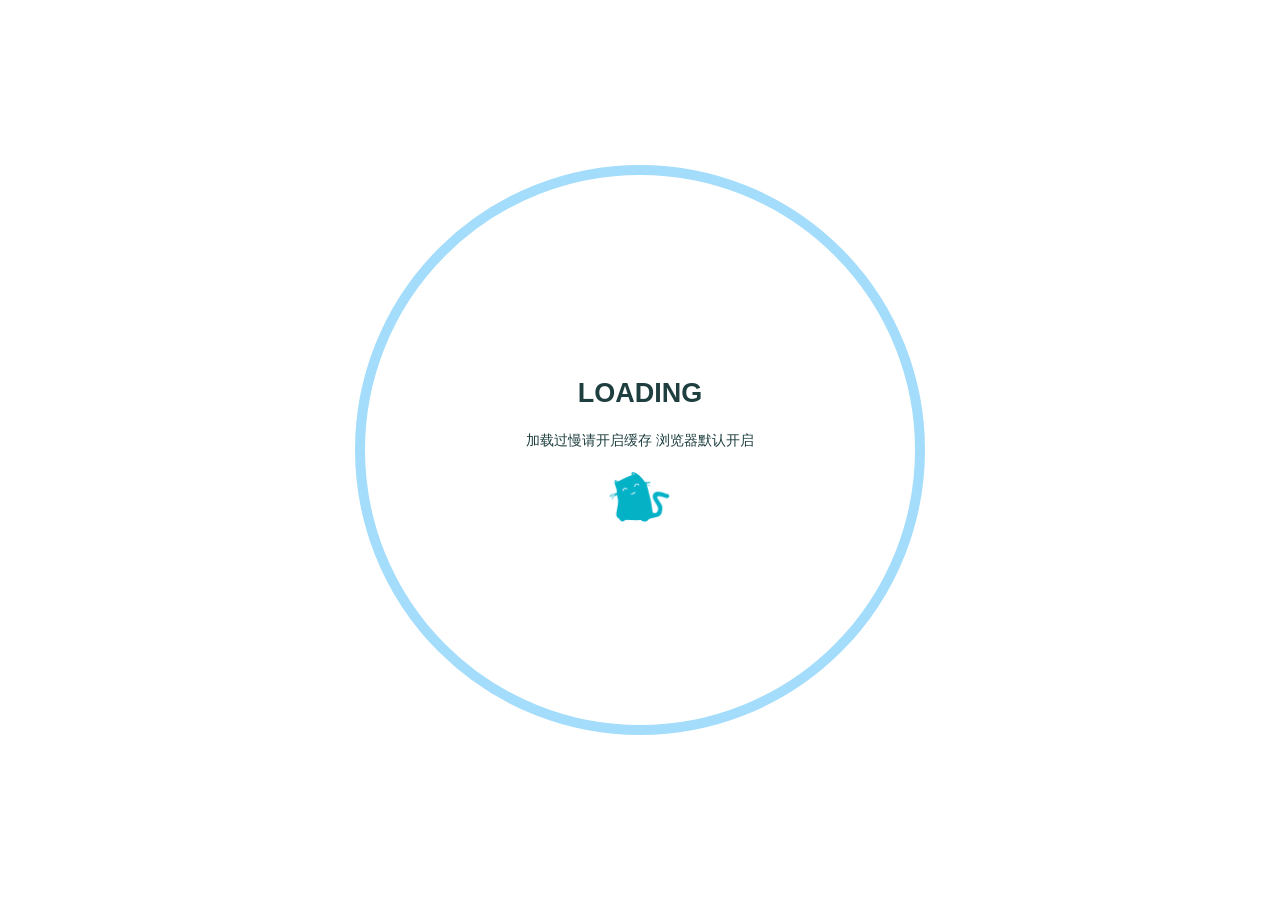
<file: 2026/11/11/TOI初選倒數/第一篇/index.html>
<!DOCTYPE html>
<html lang="">
<head>
    <meta charset="utf-8" />
    <title>初選倒數114天 | su&#39;s blog</title><meta name="robots" content="noindex">
    <meta name="author" content="sususususuhc" />
    <meta name="description" content="" />
    <meta name="keywords" content="" />
    <meta
        name="viewport"
        content="width=device-width, initial-scale=1.0, maximum-scale=1.0, user-scalable=0"
    />
    <link rel="icon" href="/images/89661fe34221b7cea08a6fa44e562de9.webp" />
    <link rel="preconnect" href="https://s4.zstatic.net" />
<script src="https://s4.zstatic.net/ajax/libs/vue/3.3.7/vue.global.prod.min.js"></script>
<link rel="stylesheet" href="https://s4.zstatic.net/ajax/libs/font-awesome/6.4.2/css/all.min.css" />
<link rel="preconnect" href="https://fonts.googleapis.cn" />
<link rel="preconnect" href="https://fonts.gstatic.cn" crossorigin />
<link
    rel="stylesheet"
    href="https://fonts.googleapis.cn/css2?family=Fira+Code:wght@400;500;600;700&family=Lexend:wght@400;500;600;700;800;900&family=Noto+Sans+SC:wght@400;500;600;700;800;900&display=swap"
/>
<script> const mixins = {}; </script>

<script src="https://polyfill.alicdn.com/v3/polyfill.min.js?features=default"></script>


<script src="https://s4.zstatic.net/ajax/libs/highlight.js/11.9.0/highlight.min.js"></script>
<script src="https://s4.zstatic.net/ajax/libs/highlightjs-line-numbers.js/2.8.0/highlightjs-line-numbers.min.js"></script>
<link
    rel="stylesheet"
    href="https://s4.zstatic.net/ajax/libs/highlight.js/11.9.0/styles/github.min.css"
/>
<script src="/js/lib/highlight.js"></script>



<script src="/js/lib/preview.js"></script>









<link rel="stylesheet" href="/css/main.css" />

<meta name="generator" content="Hexo 8.1.2"></head>
<body>
    <div id="layout">
        <transition name="fade">
            <div id="loading" v-show="loading">
                <div id="loading-circle">
                    <h2>LOADING</h2>
                    <p>加载过慢请开启缓存 浏览器默认开启</p>
                    <img src="/images/loading.gif" />
                </div>
            </div>
        </transition>
        <div id="menu" :class="{ hidden: hiddenMenu, 'menu-color': menuColor}">
    <nav id="desktop-menu">
        <a class="title" href="/">
            <span>SU&#39;S BLOG</span>
        </a>
        
        <a href="/">
            <i class="fa-solid fa-house fa-fw"></i>
            <span>&ensp;Home</span>
        </a>
        
        <a href="/about">
            <i class="fa-solid fa-id-card fa-fw"></i>
            <span>&ensp;About</span>
        </a>
        
        <a href="/archives">
            <i class="fa-solid fa-box-archive fa-fw"></i>
            <span>&ensp;Archives</span>
        </a>
        
        <a href="/categories">
            <i class="fa-solid fa-bookmark fa-fw"></i>
            <span>&ensp;Categories</span>
        </a>
        
        <a href="/tags">
            <i class="fa-solid fa-tags fa-fw"></i>
            <span>&ensp;Tags</span>
        </a>
        
    </nav>
    <nav id="mobile-menu">
        <div class="title" @click="showMenuItems = !showMenuItems">
            <i class="fa-solid fa-bars fa-fw"></i>
            <span>&emsp;SU&#39;S BLOG</span>
        </div>
        <transition name="slide">
            <div class="items" v-show="showMenuItems">
                
                <a href="/">
                    <div class="item">
                        <div style="min-width: 20px; max-width: 50px; width: 10%">
                            <i class="fa-solid fa-house fa-fw"></i>
                        </div>
                        <div style="min-width: 100px; max-width: 150%; width: 20%">Home</div>
                    </div>
                </a>
                
                <a href="/about">
                    <div class="item">
                        <div style="min-width: 20px; max-width: 50px; width: 10%">
                            <i class="fa-solid fa-id-card fa-fw"></i>
                        </div>
                        <div style="min-width: 100px; max-width: 150%; width: 20%">About</div>
                    </div>
                </a>
                
                <a href="/archives">
                    <div class="item">
                        <div style="min-width: 20px; max-width: 50px; width: 10%">
                            <i class="fa-solid fa-box-archive fa-fw"></i>
                        </div>
                        <div style="min-width: 100px; max-width: 150%; width: 20%">Archives</div>
                    </div>
                </a>
                
                <a href="/categories">
                    <div class="item">
                        <div style="min-width: 20px; max-width: 50px; width: 10%">
                            <i class="fa-solid fa-bookmark fa-fw"></i>
                        </div>
                        <div style="min-width: 100px; max-width: 150%; width: 20%">Categories</div>
                    </div>
                </a>
                
                <a href="/tags">
                    <div class="item">
                        <div style="min-width: 20px; max-width: 50px; width: 10%">
                            <i class="fa-solid fa-tags fa-fw"></i>
                        </div>
                        <div style="min-width: 100px; max-width: 150%; width: 20%">Tags</div>
                    </div>
                </a>
                
            </div>
        </transition>
    </nav>
</div>
<transition name="fade">
    <div id="menu-curtain" @click="showMenuItems = !showMenuItems" v-show="showMenuItems"></div>
</transition>

        <div id="main" :class="loading ? 'into-enter-from': 'into-enter-active'">
            <div class="article">
    <div>
        <h1>初選倒數114天</h1>
    </div>
    <div class="info">
        <span class="date">
            <span class="icon">
                <i class="fa-solid fa-calendar fa-fw"></i>
            </span>
            2026/11/11
        </span>
        
        <span class="category">
            <a href="/categories/TOI/">
                <span class="icon">
                    <i class="fa-solid fa-bookmark fa-fw"></i>
                </span>
                TOI
            </a>
        </span>
        
        
    </div>
    
    <div class="content" v-pre>
        <p>好無聊，決定來做一個blog<br>好吧其實是下午被地瓜打爆了有點破房<br>這幾天感覺都在刷青題還有跑步到社部的路上)?<br>幹都沒上課<br>處在一個迷茫狀態QAQ</p>
<!-- flag of hidden posts -->
    </div>
    
    
    
    
    
    
    
</div>

            <footer id="footer">
    <div id="footer-wrap">
        <div>
            &copy;
            2022 - 2026 su&#39;s blog
            <span id="footer-icon">
                <i class="fa-solid fa-font-awesome fa-fw"></i>
            </span>
            &commat;sususususuhc
        </div>
        <div>
            Based on the <a target="_blank" rel="noopener" href="https://hexo.io">Hexo Engine</a> &amp;
            <a target="_blank" rel="noopener" href="https://github.com/theme-particlex/hexo-theme-particlex">ParticleX Theme</a>
        </div>
        
    </div>
</footer>

        </div>
        
        <transition name="fade">
            <div id="preview" ref="preview" v-show="previewShow">
                <img id="preview-content" ref="previewContent" />
            </div>
        </transition>
        
    </div>
    <script src="/js/main.js"></script>
    
    




    
</body>
</html>
</file>
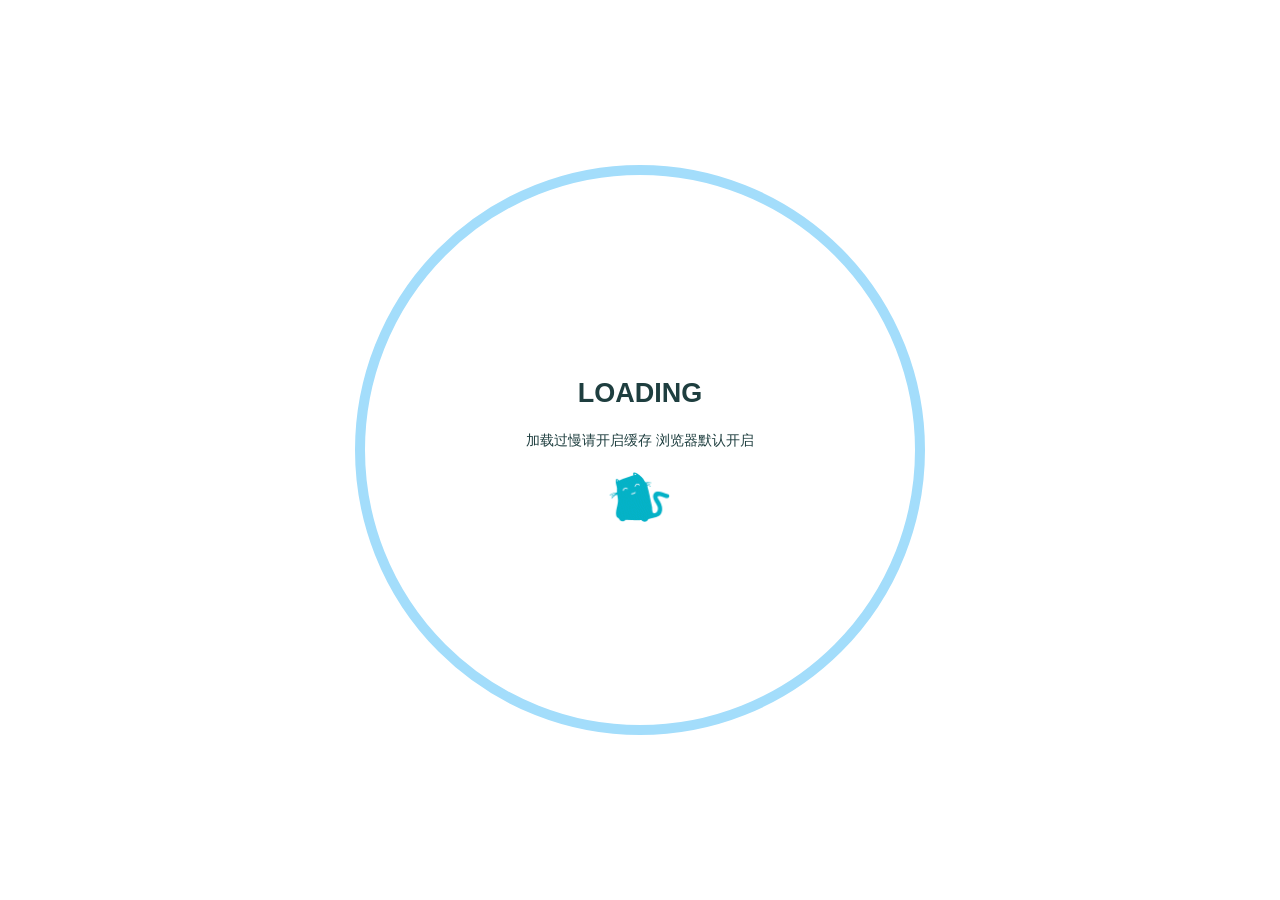
<file: 2026/11/11/不知道/114天/index.html>
<!DOCTYPE html>
<html lang="">
<head>
    <meta charset="utf-8" />
    <title>初選倒數114天 | su&#39;s blog</title><meta name="robots" content="noindex">
    <meta name="author" content="sususususuhc" />
    <meta name="description" content="" />
    <meta name="keywords" content="" />
    <meta
        name="viewport"
        content="width=device-width, initial-scale=1.0, maximum-scale=1.0, user-scalable=0"
    />
    <link rel="icon" href="/images/89661fe34221b7cea08a6fa44e562de9.webp" />
    <link rel="preconnect" href="https://s4.zstatic.net" />
<script src="https://s4.zstatic.net/ajax/libs/vue/3.3.7/vue.global.prod.min.js"></script>
<link rel="stylesheet" href="https://s4.zstatic.net/ajax/libs/font-awesome/6.4.2/css/all.min.css" />
<link rel="preconnect" href="https://fonts.googleapis.cn" />
<link rel="preconnect" href="https://fonts.gstatic.cn" crossorigin />
<link
    rel="stylesheet"
    href="https://fonts.googleapis.cn/css2?family=Fira+Code:wght@400;500;600;700&family=Lexend:wght@400;500;600;700;800;900&family=Noto+Sans+SC:wght@400;500;600;700;800;900&display=swap"
/>
<script> const mixins = {}; </script>

<script src="https://polyfill.alicdn.com/v3/polyfill.min.js?features=default"></script>


<script src="https://s4.zstatic.net/ajax/libs/highlight.js/11.9.0/highlight.min.js"></script>
<script src="https://s4.zstatic.net/ajax/libs/highlightjs-line-numbers.js/2.8.0/highlightjs-line-numbers.min.js"></script>
<link
    rel="stylesheet"
    href="https://s4.zstatic.net/ajax/libs/highlight.js/11.9.0/styles/github.min.css"
/>
<script src="/js/lib/highlight.js"></script>



<script src="/js/lib/preview.js"></script>









<link rel="stylesheet" href="/css/main.css" />

<meta name="generator" content="Hexo 8.1.2"></head>
<body>
    <div id="layout">
        <transition name="fade">
            <div id="loading" v-show="loading">
                <div id="loading-circle">
                    <h2>LOADING</h2>
                    <p>加载过慢请开启缓存 浏览器默认开启</p>
                    <img src="/images/loading.gif" />
                </div>
            </div>
        </transition>
        <div id="menu" :class="{ hidden: hiddenMenu, 'menu-color': menuColor}">
    <nav id="desktop-menu">
        <a class="title" href="/">
            <span>SU&#39;S BLOG</span>
        </a>
        
        <a href="/">
            <i class="fa-solid fa-house fa-fw"></i>
            <span>&ensp;Home</span>
        </a>
        
        <a href="/about">
            <i class="fa-solid fa-id-card fa-fw"></i>
            <span>&ensp;About</span>
        </a>
        
        <a href="/archives">
            <i class="fa-solid fa-box-archive fa-fw"></i>
            <span>&ensp;Archives</span>
        </a>
        
        <a href="/categories">
            <i class="fa-solid fa-bookmark fa-fw"></i>
            <span>&ensp;Categories</span>
        </a>
        
        <a href="/tags">
            <i class="fa-solid fa-tags fa-fw"></i>
            <span>&ensp;Tags</span>
        </a>
        
    </nav>
    <nav id="mobile-menu">
        <div class="title" @click="showMenuItems = !showMenuItems">
            <i class="fa-solid fa-bars fa-fw"></i>
            <span>&emsp;SU&#39;S BLOG</span>
        </div>
        <transition name="slide">
            <div class="items" v-show="showMenuItems">
                
                <a href="/">
                    <div class="item">
                        <div style="min-width: 20px; max-width: 50px; width: 10%">
                            <i class="fa-solid fa-house fa-fw"></i>
                        </div>
                        <div style="min-width: 100px; max-width: 150%; width: 20%">Home</div>
                    </div>
                </a>
                
                <a href="/about">
                    <div class="item">
                        <div style="min-width: 20px; max-width: 50px; width: 10%">
                            <i class="fa-solid fa-id-card fa-fw"></i>
                        </div>
                        <div style="min-width: 100px; max-width: 150%; width: 20%">About</div>
                    </div>
                </a>
                
                <a href="/archives">
                    <div class="item">
                        <div style="min-width: 20px; max-width: 50px; width: 10%">
                            <i class="fa-solid fa-box-archive fa-fw"></i>
                        </div>
                        <div style="min-width: 100px; max-width: 150%; width: 20%">Archives</div>
                    </div>
                </a>
                
                <a href="/categories">
                    <div class="item">
                        <div style="min-width: 20px; max-width: 50px; width: 10%">
                            <i class="fa-solid fa-bookmark fa-fw"></i>
                        </div>
                        <div style="min-width: 100px; max-width: 150%; width: 20%">Categories</div>
                    </div>
                </a>
                
                <a href="/tags">
                    <div class="item">
                        <div style="min-width: 20px; max-width: 50px; width: 10%">
                            <i class="fa-solid fa-tags fa-fw"></i>
                        </div>
                        <div style="min-width: 100px; max-width: 150%; width: 20%">Tags</div>
                    </div>
                </a>
                
            </div>
        </transition>
    </nav>
</div>
<transition name="fade">
    <div id="menu-curtain" @click="showMenuItems = !showMenuItems" v-show="showMenuItems"></div>
</transition>

        <div id="main" :class="loading ? 'into-enter-from': 'into-enter-active'">
            <div class="article">
    <div>
        <h1>初選倒數114天</h1>
    </div>
    <div class="info">
        <span class="date">
            <span class="icon">
                <i class="fa-solid fa-calendar fa-fw"></i>
            </span>
            2026/11/11
        </span>
        
        <span class="category">
            <a href="/categories/TOI/">
                <span class="icon">
                    <i class="fa-solid fa-bookmark fa-fw"></i>
                </span>
                TOI
            </a>
        </span>
        
        
    </div>
    
    <div class="content" v-pre>
        <p>好無聊，決定來做一個blog<br>好吧其實是下午被地瓜打爆了有點破房<br>這幾天感覺都在刷青題還有跑步到社部的路上)?<br>幹都沒上課<br>還被皮卡丘一直gank<br>6fatty什麼67啦<br>處在一個迷茫狀態QAQ<br>架完blog了 好累</p>
<!-- flag of hidden posts -->
    </div>
    
    
    
    
    
    
    
</div>

            <footer id="footer">
    <div id="footer-wrap">
        <div>
            &copy;
            2022 - 2026 su&#39;s blog
            <span id="footer-icon">
                <i class="fa-solid fa-font-awesome fa-fw"></i>
            </span>
            &commat;sususususuhc
        </div>
        <div>
            Based on the <a target="_blank" rel="noopener" href="https://hexo.io">Hexo Engine</a> &amp;
            <a target="_blank" rel="noopener" href="https://github.com/theme-particlex/hexo-theme-particlex">ParticleX Theme</a>
        </div>
        
    </div>
</footer>

        </div>
        
        <transition name="fade">
            <div id="preview" ref="preview" v-show="previewShow">
                <img id="preview-content" ref="previewContent" />
            </div>
        </transition>
        
    </div>
    <script src="/js/main.js"></script>
    
    




    
</body>
</html>
</file>
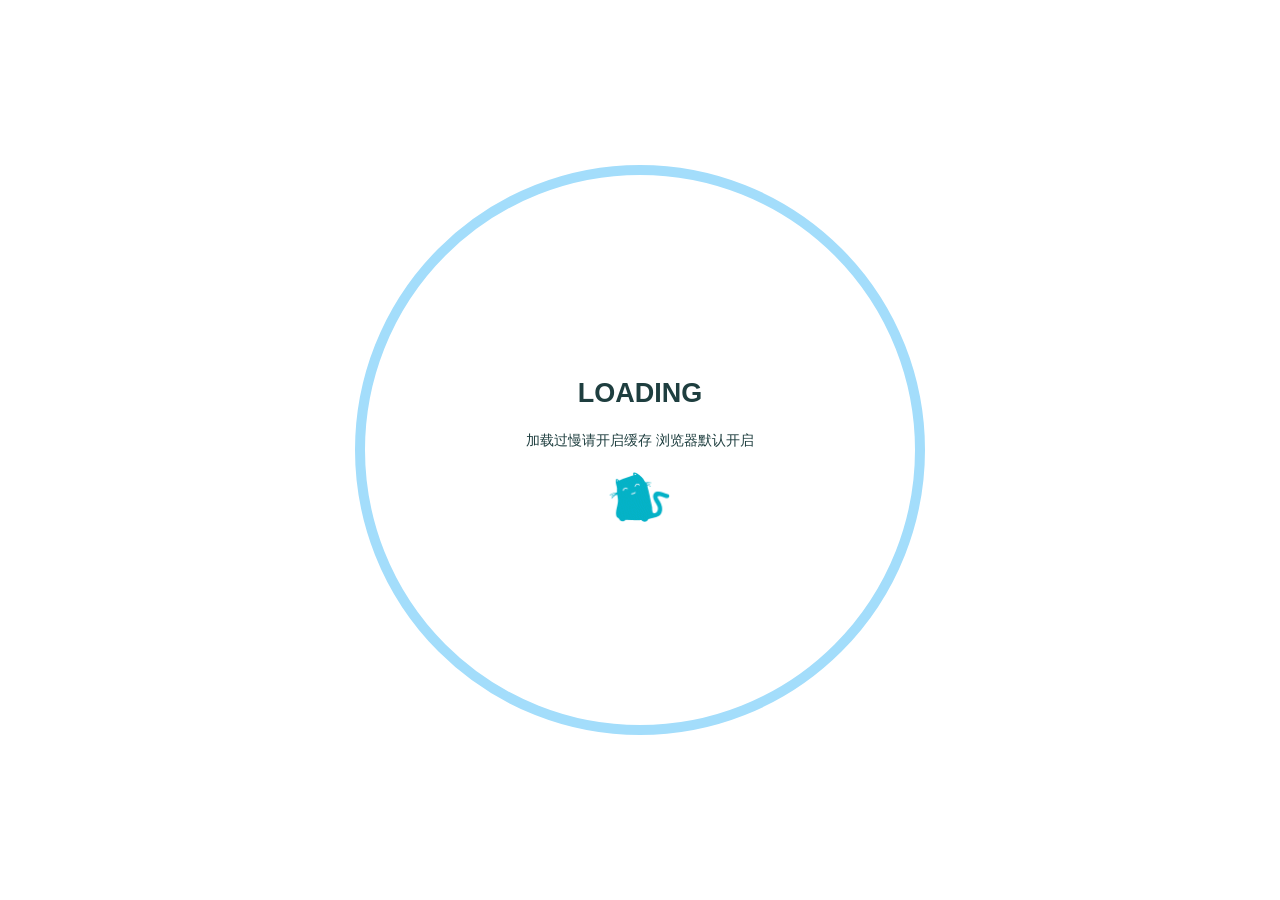
<file: 2026/11/11/不知道/校內初選/index.html>
<!DOCTYPE html>
<html lang="">
<head>
    <meta charset="utf-8" />
    <title>校內初選 | su&#39;s blog</title>
    <meta name="author" content="sususususuhc" />
    <meta name="description" content="" />
    <meta name="keywords" content="" />
    <meta
        name="viewport"
        content="width=device-width, initial-scale=1.0, maximum-scale=1.0, user-scalable=0"
    />
    <link rel="icon" href="/images/89661fe34221b7cea08a6fa44e562de9.webp" />
    <link rel="preconnect" href="https://s4.zstatic.net" />
<script src="https://s4.zstatic.net/ajax/libs/vue/3.3.7/vue.global.prod.min.js"></script>
<link rel="stylesheet" href="https://s4.zstatic.net/ajax/libs/font-awesome/6.4.2/css/all.min.css" />
<link rel="preconnect" href="https://fonts.googleapis.cn" />
<link rel="preconnect" href="https://fonts.gstatic.cn" crossorigin />
<link
    rel="stylesheet"
    href="https://fonts.googleapis.cn/css2?family=Fira+Code:wght@400;500;600;700&family=Lexend:wght@400;500;600;700;800;900&family=Noto+Sans+SC:wght@400;500;600;700;800;900&display=swap"
/>
<script> const mixins = {}; </script>

<script src="https://polyfill.alicdn.com/v3/polyfill.min.js?features=default"></script>


<script src="https://s4.zstatic.net/ajax/libs/highlight.js/11.9.0/highlight.min.js"></script>
<script src="https://s4.zstatic.net/ajax/libs/highlightjs-line-numbers.js/2.8.0/highlightjs-line-numbers.min.js"></script>
<link
    rel="stylesheet"
    href="https://s4.zstatic.net/ajax/libs/highlight.js/11.9.0/styles/github.min.css"
/>
<script src="/js/lib/highlight.js"></script>



<script src="/js/lib/preview.js"></script>









<link rel="stylesheet" href="/css/main.css" />

<meta name="generator" content="Hexo 8.1.2"></head>
<body>
    <div id="layout">
        <transition name="fade">
            <div id="loading" v-show="loading">
                <div id="loading-circle">
                    <h2>LOADING</h2>
                    <p>加载过慢请开启缓存 浏览器默认开启</p>
                    <img src="/images/loading.gif" />
                </div>
            </div>
        </transition>
        <div id="menu" :class="{ hidden: hiddenMenu, 'menu-color': menuColor}">
    <nav id="desktop-menu">
        <a class="title" href="/">
            <span>SU&#39;S BLOG</span>
        </a>
        
        <a href="/">
            <i class="fa-solid fa-house fa-fw"></i>
            <span>&ensp;Home</span>
        </a>
        
        <a href="/about">
            <i class="fa-solid fa-id-card fa-fw"></i>
            <span>&ensp;About</span>
        </a>
        
        <a href="/archives">
            <i class="fa-solid fa-box-archive fa-fw"></i>
            <span>&ensp;Archives</span>
        </a>
        
        <a href="/categories">
            <i class="fa-solid fa-bookmark fa-fw"></i>
            <span>&ensp;Categories</span>
        </a>
        
        <a href="/tags">
            <i class="fa-solid fa-tags fa-fw"></i>
            <span>&ensp;Tags</span>
        </a>
        
    </nav>
    <nav id="mobile-menu">
        <div class="title" @click="showMenuItems = !showMenuItems">
            <i class="fa-solid fa-bars fa-fw"></i>
            <span>&emsp;SU&#39;S BLOG</span>
        </div>
        <transition name="slide">
            <div class="items" v-show="showMenuItems">
                
                <a href="/">
                    <div class="item">
                        <div style="min-width: 20px; max-width: 50px; width: 10%">
                            <i class="fa-solid fa-house fa-fw"></i>
                        </div>
                        <div style="min-width: 100px; max-width: 150%; width: 20%">Home</div>
                    </div>
                </a>
                
                <a href="/about">
                    <div class="item">
                        <div style="min-width: 20px; max-width: 50px; width: 10%">
                            <i class="fa-solid fa-id-card fa-fw"></i>
                        </div>
                        <div style="min-width: 100px; max-width: 150%; width: 20%">About</div>
                    </div>
                </a>
                
                <a href="/archives">
                    <div class="item">
                        <div style="min-width: 20px; max-width: 50px; width: 10%">
                            <i class="fa-solid fa-box-archive fa-fw"></i>
                        </div>
                        <div style="min-width: 100px; max-width: 150%; width: 20%">Archives</div>
                    </div>
                </a>
                
                <a href="/categories">
                    <div class="item">
                        <div style="min-width: 20px; max-width: 50px; width: 10%">
                            <i class="fa-solid fa-bookmark fa-fw"></i>
                        </div>
                        <div style="min-width: 100px; max-width: 150%; width: 20%">Categories</div>
                    </div>
                </a>
                
                <a href="/tags">
                    <div class="item">
                        <div style="min-width: 20px; max-width: 50px; width: 10%">
                            <i class="fa-solid fa-tags fa-fw"></i>
                        </div>
                        <div style="min-width: 100px; max-width: 150%; width: 20%">Tags</div>
                    </div>
                </a>
                
            </div>
        </transition>
    </nav>
</div>
<transition name="fade">
    <div id="menu-curtain" @click="showMenuItems = !showMenuItems" v-show="showMenuItems"></div>
</transition>

        <div id="main" :class="loading ? 'into-enter-from': 'into-enter-active'">
            <div class="article">
    <div>
        <h1>校內初選</h1>
    </div>
    <div class="info">
        <span class="date">
            <span class="icon">
                <i class="fa-solid fa-calendar fa-fw"></i>
            </span>
            2026/11/11
        </span>
        
        
    </div>
    
    <div class="content" v-pre>
        
    </div>
    
    
    
    
    
    
    
</div>

            <footer id="footer">
    <div id="footer-wrap">
        <div>
            &copy;
            2022 - 2026 su&#39;s blog
            <span id="footer-icon">
                <i class="fa-solid fa-font-awesome fa-fw"></i>
            </span>
            &commat;sususususuhc
        </div>
        <div>
            Based on the <a target="_blank" rel="noopener" href="https://hexo.io">Hexo Engine</a> &amp;
            <a target="_blank" rel="noopener" href="https://github.com/theme-particlex/hexo-theme-particlex">ParticleX Theme</a>
        </div>
        
    </div>
</footer>

        </div>
        
        <transition name="fade">
            <div id="preview" ref="preview" v-show="previewShow">
                <img id="preview-content" ref="previewContent" />
            </div>
        </transition>
        
    </div>
    <script src="/js/main.js"></script>
    
    




    
</body>
</html>
</file>
<file: css/main.css>
#archives {
    margin: auto;
    margin-top: 100px;
    padding: 20px;
}
#archives .categories-tags {
    margin: auto;
    margin-bottom: 50px;
    max-width: 900px;
    text-align: center;
    width: 100%;
}
#archives .categories-tags span {
    display: inline-block;
    margin: 10px;
}
#archives .categories-tags span .icon {
    color: #fff;
    margin-left: 0;
    margin-right: 10px;
}
#archives .categories-tags span a {
    border: #ffffff80 1px solid;
    border-radius: 10px;
    color: #fff;
    padding: 10px 15px;
    transition: background 0.25s, border 0.25s, color 0.25s;
}
#archives .categories-tags span a:hover {
    background: #fff !important;
    border: #a5c2f5 1px solid;
    color: #5c6b72;
}
#archives .category,
#archives .tags .tag,
.article .info .category,
.article .info .tags,
.article .info .tags .tag {
    display: inline-block;
    margin-right: 10px;
}
#archives h3 {
    margin: 10px 0;
}
#crypto {
    margin: 50px 0;
}
#crypto.failure {
    border-color: #ea4a5a;
    color: #ea4a5a;
}
#crypto.failure:focus {
    box-shadow: 0 0 0 3px #ea4a5a4d;
}
#crypto.success {
    border-color: #34d058;
    color: #34d058;
}
#footer {
    font-size: 14px;
    margin-top: 150px;
    padding-bottom: 20px;
    text-align: center;
    width: 100%;
}
#footer #footer-icon {
    color: #66afef;
    display: inline-block;
    font-size: 18px;
    margin: 0 10px;
}
#footer #footer-wrap {
    border-top: 1px solid #aaa;
    color: #5c6b72;
    margin: auto;
    width: 900px;
}
#footer #footer-wrap div {
    margin: 15px;
}
#home-card {
    width: 300px;
}
#home-card #card-style {
    background: #fff;
    border: none;
    border-radius: 10px;
    box-shadow: 0 0 20px #d9d9d980;
    display: flex;
    flex-direction: column;
    max-height: 80vh;
    justify-content: center;
    overflow: auto;
    position: sticky;
    text-align: center;
    top: 10vh;
    width: 300px;
}
#home-card #card-div {
    overflow: auto;
    padding: 25px 0;
}
#home-card #card-div .avatar {
    border: #f1f1f1 solid 3px;
    border-radius: 50%;
    height: 140px;
    margin: auto;
    text-align: center;
    width: 140px;
}
#home-card #card-div .avatar img {
    border-radius: 50%;
    height: 100%;
    width: 100%;
}
#home-card #card-div .avatar:hover img {
    transform: rotate(360deg);
}
#home-card #card-div .description {
    margin: 20px auto;
    width: 85%;
}
#home-card #card-div .friend-links .friend-link {
    margin-bottom: 5px;
}
#home-card #card-div .friend-links a {
    border-radius: 5px;
    color: #5c6b72;
    display: block;
    padding: 8px 0;
}
#home-card #card-div .icon-links .icon-link {
    margin: 5px;
}
#home-card #card-div .icon-links a {
    border-radius: 5px;
    color: #5c6b72;
    font-size: 18px;
    padding: 5px;
}
#home-card #card-div .icon-links a:hover,
#home-card #card-div .friend-links a:hover,
#home-posts .page-current .page-num:hover {
    background: #66afef;
    color: #fff;
}
#home-card #card-div .icon-links,
#home-card #card-div .friend-links {
    border-top: #cdcdcd solid 1px;
    margin: 10px auto;
    padding-top: 10px;
    width: 85%;
}
#home-card #card-div .name {
    font-size: 16px;
    font-weight: bold;
    margin: 20px auto;
}
#home-head {
    display: flex;
    height: 100vh;
    width: 100vw;
}
#home-head #home-background {
    background-position: center;
    background-repeat: no-repeat;
    background-size: cover;
    height: 100vh;
    left: 0;
    position: absolute;
    top: 0;
    width: 100vw;
    z-index: -1;
}
#home-head #home-info .info {
    align-items: center;
    border-radius: 50%;
    display: flex;
    justify-content: center;
    text-align: center;
}
#home-head #home-info .loop:nth-child(1) {
    animation: loop1 10s linear infinite;
    background: #fff;
    border-radius: 38% 62% 63% 37%/41% 44% 56% 59%;
    opacity: 0.3;
    transform: rotate(30deg);
}
#home-head #home-info .loop:nth-child(2) {
    animation: loop2 15s linear infinite;
    background: #fff;
    border-radius: 38% 62% 63% 37%/41% 44% 56% 59%;
    opacity: 0.45;
    transform: rotate(60deg);
}
#home-head #home-info .loop:nth-child(3) {
    animation: loop3 10s linear infinite;
    background: #fff;
    border-radius: 38% 62% 63% 37%/41% 44% 56% 59%;
    opacity: 0.3;
    transform: rotate(90deg);
}
#home-head #home-info .loop:nth-child(4) {
    animation: loop4 15s linear infinite;
    background: #fff;
    border-radius: 38% 62% 63% 37%/41% 44% 56% 59%;
    opacity: 0.45;
    transform: rotate(120deg);
}
#home-head #home-info,
#home-posts {
    margin: auto;
}
#home-posts .page-current {
    align-items: center;
    display: flex;
    font-weight: bold;
    justify-content: center;
    margin-top: 50px;
    text-align: center;
    width: 100%;
}
#home-posts .page-current .current {
    border-radius: 5px;
    color: #da0a51;
    display: inline-block;
    height: 35px;
    line-height: 35px;
    margin: 0 7px;
    padding: 5px;
    width: 35px;
}
#home-posts .page-current .page-num,
#home-posts .page-current .page-omit {
    border-radius: 5px;
    display: inline-block;
    height: 35px;
    line-height: 35px;
    margin: 0 7px;
    padding: 5px;
    width: 35px;
}
#home-posts .page-current a {
    color: #999;
}
#home-posts .post {
    background: #fff;
    border-radius: 20px;
    box-shadow: 0 0 20px #d9d9d980;
    transition: box-shadow 0.25s, transform 0.25s;
}
#home-posts .post .category-and-date {
    color: #5c6b72;
    margin-top: 15px;
    text-align: center;
    width: 100%;
}
#home-posts .post .category-and-date .category {
    display: inline-block;
    margin-right: 25px;
}
#home-posts .post .category-and-date .category a,
#archives a,
#archives .tag-icon,
#archives .item-time,
#archives .categories-tags span a:hover .icon,
.article .info a {
    color: #5c6b72;
}
#home-posts .post .category-and-date .date,
#archives .tags,
#menu #desktop-menu a span {
    display: inline-block;
}
#home-posts .post .category-and-date .special {
    display: inline-block;
    margin-left: 25px;
}
#home-posts .post .go-post {
    background: linear-gradient(120deg, #9abbf7 0%, #ffbbf4 100%);
    border: 0;
    border-radius: 20px 0;
    bottom: -5px;
    box-shadow: 2px 2px 10px 0 #ffbbf47a;
    color: #fff;
    font-size: 14px;
    font-weight: bold;
    padding: 10px 24px;
    position: absolute;
    right: -5px;
    transition: box-shadow 0.25s ease-out, right 0.25s ease-out;
}
#home-posts .post .go-post:hover {
    box-shadow: -2px -2px 10px 0 #9abbf77a;
    right: -7px;
}
#home-posts .post .post-tags .tag {
    display: inline-block;
    font-weight: bold;
    margin-right: 10px;
}
#home-posts .post .post-tags a {
    font-size: 14px;
}
#home-posts .post .post-tags,
#archives .info,
.article .info {
    line-height: 1.7;
}
#home-posts .post-title {
    color: #66afef;
    text-align: center;
}
#home-posts .post:hover {
    box-shadow: 0 0 5px #d9d9d9;
    transform: translate(-5px, -5px);
}
#home-posts-wrap {
    background: transparent;
    border-radius: 10px;
    display: flex;
    margin: auto;
    padding: 20px;
}
#home-posts-wrap,
#archives,
.article,
#footer #footer-wrap {
    box-sizing: border-box;
}
#loading {
    align-items: center;
    background: #fff;
    display: flex;
    flex-direction: column;
    height: 100vh;
    justify-content: center;
    left: 0;
    position: fixed;
    top: 0;
    width: 100vw;
    word-break: keep-all;
    z-index: 2147483647;
}
#loading h2,
#loading p,
#loading img {
    margin: 10px;
}
#loading img {
    border-radius: 0;
    height: 50px;
}
#loading-circle {
    align-items: center;
    border: 10px solid #a3ddfb;
    border-radius: 50%;
    display: flex;
    flex-direction: column;
    height: 50vmin;
    justify-content: center;
    padding: 50px;
    text-align: center;
    width: 50vmin;
}
#main {
    margin-right: calc(100% - 100vw);
}
#menu {
    background: #92cafa;
    box-shadow: 0 -1px 10px 0 #9e9e9e4d;
    font-weight: bold;
    line-height: 50px;
    position: fixed;
    top: 0;
    transition: background 0.25s ease-out, top 0.25s ease-out;
    width: 100vw;
    z-index: 1004;
}
#menu #desktop-menu {
    height: 50px;
}
#menu #desktop-menu .title {
    color: #555;
    display: inline-block;
    margin-left: 60px;
    margin-right: 5px;
}
#menu #desktop-menu a {
    color: #555;
    display: inline-block;
    margin-left: 30px;
}
#menu #mobile-menu {
    min-height: 50px;
    text-align: center;
}
#menu #mobile-menu .items {
    padding: 10px 0 20px;
    z-index: 1002;
}
#menu #mobile-menu .items .item {
    display: flex;
    justify-content: center;
    margin: auto;
    min-width: 200px;
    width: 80%;
}
#menu #mobile-menu .items a {
    color: #555;
}
#menu #mobile-menu .title {
    color: #555;
    cursor: pointer;
    z-index: 1003;
}
#menu-curtain {
    background: #0003;
    height: 100%;
    left: 0;
    position: fixed;
    top: 0;
    width: 100%;
    z-index: 1001;
}
#menu.hidden {
    top: -50px;
}
#menu.menu-color {
    background: #0003;
}
#menu.menu-color #desktop-menu a,
#menu.menu-color #mobile-menu a,
#menu.menu-color #mobile-menu .title {
    color: #fff;
}
#preview {
    align-items: center;
    background-color: #fffc;
    display: flex;
    height: 100vh;
    justify-content: center;
    left: 0;
    position: fixed;
    top: 0;
    width: 100vw;
    z-index: 1005;
}
#preview-content {
    box-shadow: 0 0 50px 10px #d9d9d980;
    margin: auto;
    max-height: 95%;
    max-width: 95%;
}
#search-bar {
    margin-bottom: 50px;
    z-index: 1000;
}
#timeline-wrap {
    display: flex;
    flex-direction: column-reverse;
}
* {
    margin: 0;
    padding: 0;
    position: relative;
    scrollbar-color: #8ab5ff #e6efff;
    scrollbar-width: thin;
    word-wrap: break-word;
}
.article {
    font-size: 15px;
    margin: auto;
    margin-top: 100px;
    padding: 20px;
}
.article .content {
    margin: 50px 0;
}
.article .info .date {
    color: #5c6b72;
    display: inline-block;
    margin-right: 10px;
}
.code-content {
    font-size: 13px;
    line-height: 2;
    overflow: auto;
    padding: 50px 30px 20px;
    white-space: pre;
}
.comment iframe,
body::-webkit-scrollbar-track {
    border-radius: 0;
}
.content {
    transition: opacity 0.25s;
}
.content img,
.content video,
.content audio,
.content iframe {
    display: block;
    margin: 15px auto;
    max-width: 75%;
}
.copycode {
    color: #5c6b72;
    position: absolute;
    right: 0;
    top: 0;
}
.copycode i {
    padding: 15px;
    position: absolute;
    right: 0;
    top: 0;
    transition: transform 0.25s;
}
.copycode.copied i {
    transform: scale(1.25);
}
.copycode.copied i:first-child,
.copycode:not(.copied) i:last-child {
    opacity: 0;
}
.fade-enter-active,
.fade-leave-active {
    transition: opacity 0.3s;
}
.fade-enter-from,
.fade-leave-to {
    opacity: 0;
}
.hljs-ln-code {
    padding-left: 20px !important;
}
.hljs-ln-numbers {
    border-right: 1px solid #ccc;
    color: #ccc;
    padding-right: 10px !important;
    text-align: right;
    vertical-align: top;
}
.icon {
    color: #5c6b72;
    margin-right: 5px;
}
.input {
    background: #f6f8fa;
    border: 1px solid #d0d7de;
    border-radius: 50px;
    box-sizing: border-box;
    color: #000;
    display: block;
    font-size: 15px;
    height: 50px;
    text-indent: 20px;
    transition: background 0.25s, border 0.25s, box-shadow 0.25s;
    width: 100%;
}
.input:focus {
    background: #fff;
    border-color: #0969da;
    box-shadow: 0 0 0 3px #0969da4d;
    outline: none;
}
.input:hover {
    background: #fff;
}
.into-enter-active {
    transition: opacity 0.5s, transform 0.5s;
}
.into-enter-from {
    opacity: 0;
    transform: scale(1.1);
}
.katex {
    white-space: normal !important;
}
.language {
    background: linear-gradient(to right, #ed6ea0 0%, #ec8c69 100%);
    border-radius: 0 0 10px 10px;
    box-shadow: 1px 1px 0.75rem #ed6ea14d;
    color: #fff;
    font-size: 12px;
    font-weight: bold;
    left: 30px;
    padding: 10px 15px;
    position: absolute;
    top: 0;
}
.page-num,
.icon-link a,
.friend-link a {
    transition: background 0.25s, color 0.25s;
}
.page-num:hover,
.icon-link a:hover,
.friend-link a:hover,
.categories-tags a:hover,
.go-post:hover {
    opacity: 1;
}
.slide-enter-active,
.slide-leave-active {
    transition: margin-top 0.3s, opacity 0.3s;
}
.slide-enter-from,
.slide-leave-to {
    margin-top: -300px;
    opacity: 0;
}
.timeline {
    margin-bottom: 30px;
    transition: margin-top 0.5s, opacity 0.3s, visibility 0.3s;
}
.timeline-content {
    background: #fff;
    border: 1px solid #0002;
    border-radius: 3px;
    margin-left: 17.5px;
    padding: 24px;
    transition: box-shadow 0.5s;
}
.timeline-content:hover {
    box-shadow: 0 2px 8px #00000017;
}
.timeline-tail {
    background: #fff;
    border: 2px solid #a5c2f5;
    border-radius: 50%;
    height: 7px;
    position: absolute;
    width: 7px;
}
::-webkit-scrollbar {
    height: 12px;
    width: 12px;
}
::-webkit-scrollbar-thumb {
    background: #8ab5ff
        linear-gradient(
            45deg,
            #fff6 25%,
            transparent 25%,
            transparent 50%,
            #fff6 50%,
            #fff6 75%,
            transparent 75%,
            transparent
        );
    border: 3px solid #e6efff;
    border-radius: 100px;
}
::-webkit-scrollbar-track {
    background: #e6efff;
    border-radius: 100px;
}
::selection {
    background-color: #3392ff2a;
    color: unset;
}
a {
    color: #66afef;
    text-decoration: none;
}
a:hover,
.content .copycode:hover {
    opacity: 0.8;
}
audio,
button,
iframe,
img,
video,
#home-head,
#menu,
.categories-tags a,
.copycode,
.friend-link a,
.go-post,
.hljs-ln-numbers,
.icon-link a,
.katex,
.language,
.page-current {
    user-select: none;
}
b,
strong {
    font-weight: bold;
    line-height: 2.5;
}
blockquote {
    background: #d9e8ff6b;
    border-left: 3px solid #1e3e3f;
    border-radius: 3px;
    margin: 15px 0;
    overflow: auto;
    padding: 0 15px;
}
body {
    background: #f6f8fa;
    color: #1e3e3f;
    font: 500 14px Lexend, "Noto Sans SC", sans-serif;
    overflow-x: hidden;
    width: 100%;
}
code {
    background: #bddcf76b;
    border-radius: 4px;
    line-height: 2.5;
    padding: 4px 8px;
}
h1,
h2,
h3,
h4,
h5,
h6 {
    color: #1e3e3f;
    font-weight: bold;
    margin: 15px 0;
    word-break: keep-all;
}
h1 {
    font-size: 30px;
}
h2 {
    font-size: 27px;
}
h3 {
    font-size: 24px;
}
h4 {
    font-size: 21px;
}
h5 {
    font-size: 18px;
}
h6 {
    font-size: 15px;
}
hr {
    border-style: dashed none none;
    border-width: 1.5px;
}
img,
video,
audio,
iframe {
    border-radius: 10px;
}
mark {
    background: #fff13360;
    border-radius: 4px;
    color: unset;
    line-height: 2.5;
    padding: 4px 8px;
}
p,
ul,
ol {
    line-height: 1.7;
    margin: 15px 0;
}
pre {
    border: 1px solid #ebeef5;
    border-radius: 15px;
    box-shadow: 0 2px 12px 0 #0000001a;
    margin: 25px 0;
    overflow: hidden;
    white-space: normal;
}
pre,
code,
.hljs,
.input,
.language {
    font-family: "Fira Code", "Noto Sans SC", monospace;
}
table:not(.hljs-ln) {
    margin: 15px 0;
}
table:not(.hljs-ln) td:nth-child(even) {
    background: #c7e0fb4d;
}
table:not(.hljs-ln) td:nth-child(odd) {
    background: #d9e8ff4d;
}
table:not(.hljs-ln) th {
    background: #a3ddfb;
}
table:not(.hljs-ln) tr th,
table:not(.hljs-ln) tr td {
    border-radius: 3px;
    padding: 10px 20px;
}
ul li,
ol li {
    margin: 8px 0;
}
@keyframes loop1 {
    from {
        transform: rotate(30deg);
    }
    to {
        transform: rotate(390deg);
    }
}
@keyframes loop2 {
    from {
        transform: rotate(60deg);
    }
    to {
        transform: rotate(420deg);
    }
}
@keyframes loop3 {
    from {
        transform: rotate(90deg);
    }
    to {
        transform: rotate(450deg);
    }
}
@keyframes loop4 {
    from {
        transform: rotate(120deg);
    }
    to {
        transform: rotate(480deg);
    }
}
@media (min-width: 900px) {
    #home-head #home-info .info .wrap {
        padding: 25px;
    }
    #home-head #home-info .info .wrap h1 {
        font-size: 52px;
        font-weight: bold;
        margin-bottom: 10px;
    }
    #home-head #home-info .info .wrap h3 {
        font-size: 24px;
        margin: 10px 0;
    }
    #home-head #home-info .info .wrap h5 {
        font-size: 16px;
        margin: 20px 0;
    }
    #home-head #home-info .loop {
        display: inline-block;
        height: 500px;
        position: absolute;
        width: 500px;
    }
    #home-head #home-info,
    #home-head #home-info .info {
        height: 500px;
        width: 500px;
    }
    #home-posts {
        margin-right: 50px;
        width: 850px;
    }
    #home-posts .post {
        margin-bottom: 25px;
        padding: 50px;
    }
    #home-posts .post .description {
        padding: 20px 0;
    }
    #home-posts-wrap {
        max-width: 1200px;
    }
    #menu #desktop-menu {
        display: block;
    }
    #menu #mobile-menu {
        display: none;
    }
    .article,
    #archives,
    #footer #footer-wrap {
        width: 900px;
    }
    .home-posts-wrap-no-card #home-posts {
        margin: auto;
    }
    ul,
    ol {
        padding-left: 40px;
    }
}
@media (min-width: 900px) and (max-width: 1200px) {
    #home-card {
        display: none;
    }
    #home-posts {
        width: 100%;
    }
    #home-posts-wrap,
    #archives {
        width: 800px;
    }
}
@media (max-width: 900px) {
    #home-head #home-info {
        height: 350px;
        width: 350px;
    }
    #home-head #home-info .info {
        align-items: center;
        background: #ffffffa6;
        display: flex;
        height: 350px;
        justify-content: center;
        margin: auto;
        width: 350px;
    }
    #home-head #home-info .info .wrap {
        padding: 50px;
    }
    #home-head #home-info .info .wrap h1 {
        font-size: 46px;
        margin-bottom: 10px;
    }
    #home-head #home-info .info .wrap h3 {
        font-size: 20px;
        margin: 10px 0;
    }
    #home-head #home-info .info .wrap h5 {
        font-size: 14px;
        margin: 20px 0;
    }
    #home-head #home-info .loop {
        display: none;
        height: 350px;
        position: absolute;
        width: 350px;
    }
    #home-posts {
        margin: auto;
        width: 100%;
    }
    #home-posts .post {
        margin-bottom: 30px;
        padding: 20px 30px;
    }
    #home-posts .post .description {
        padding: 20px 0;
    }
    #home-posts .post .post-tags {
        padding-right: 69px;
    }
    #home-posts-wrap,
    .article,
    #archives,
    #footer #footer-wrap {
        width: 100%;
    }
    #menu #desktop-menu,
    #home-card {
        display: none;
    }
    #menu #mobile-menu {
        display: block;
    }
    ul,
    ol {
        padding-left: 20px;
    }
}
</file>
